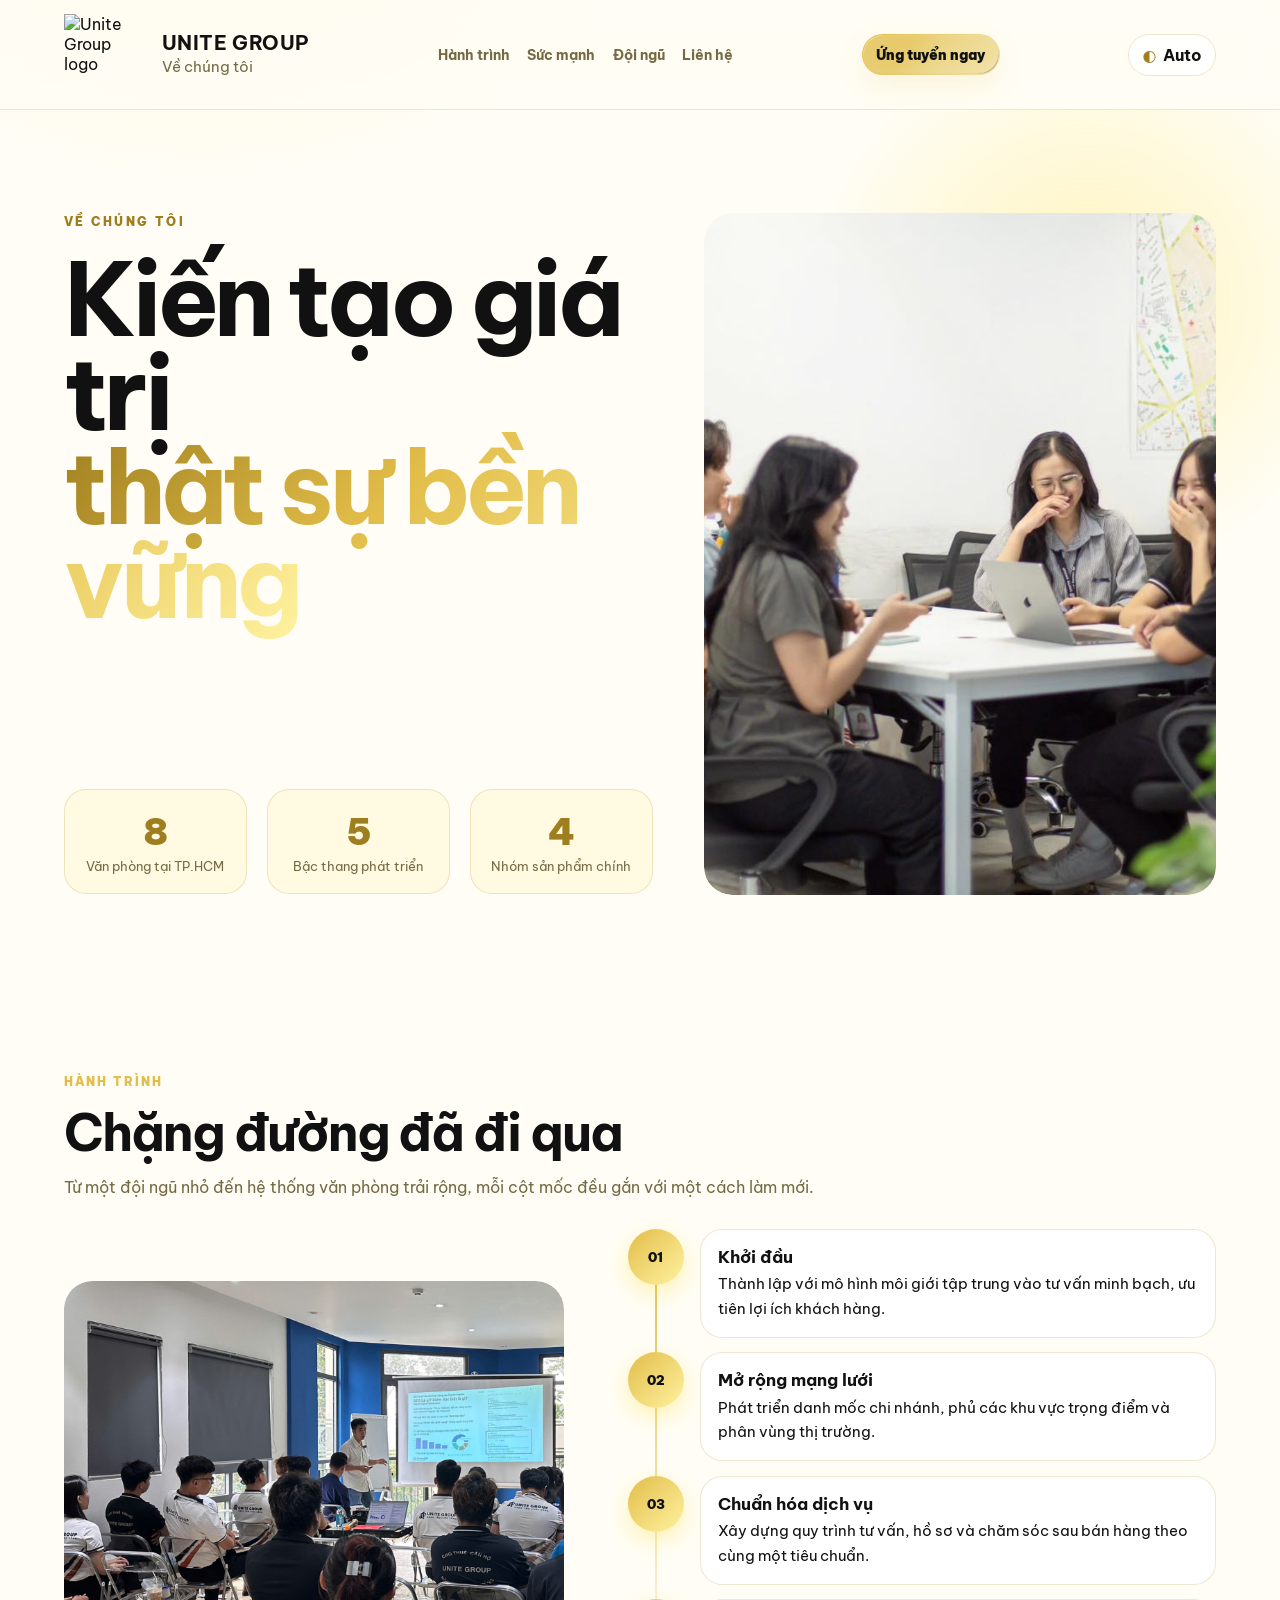
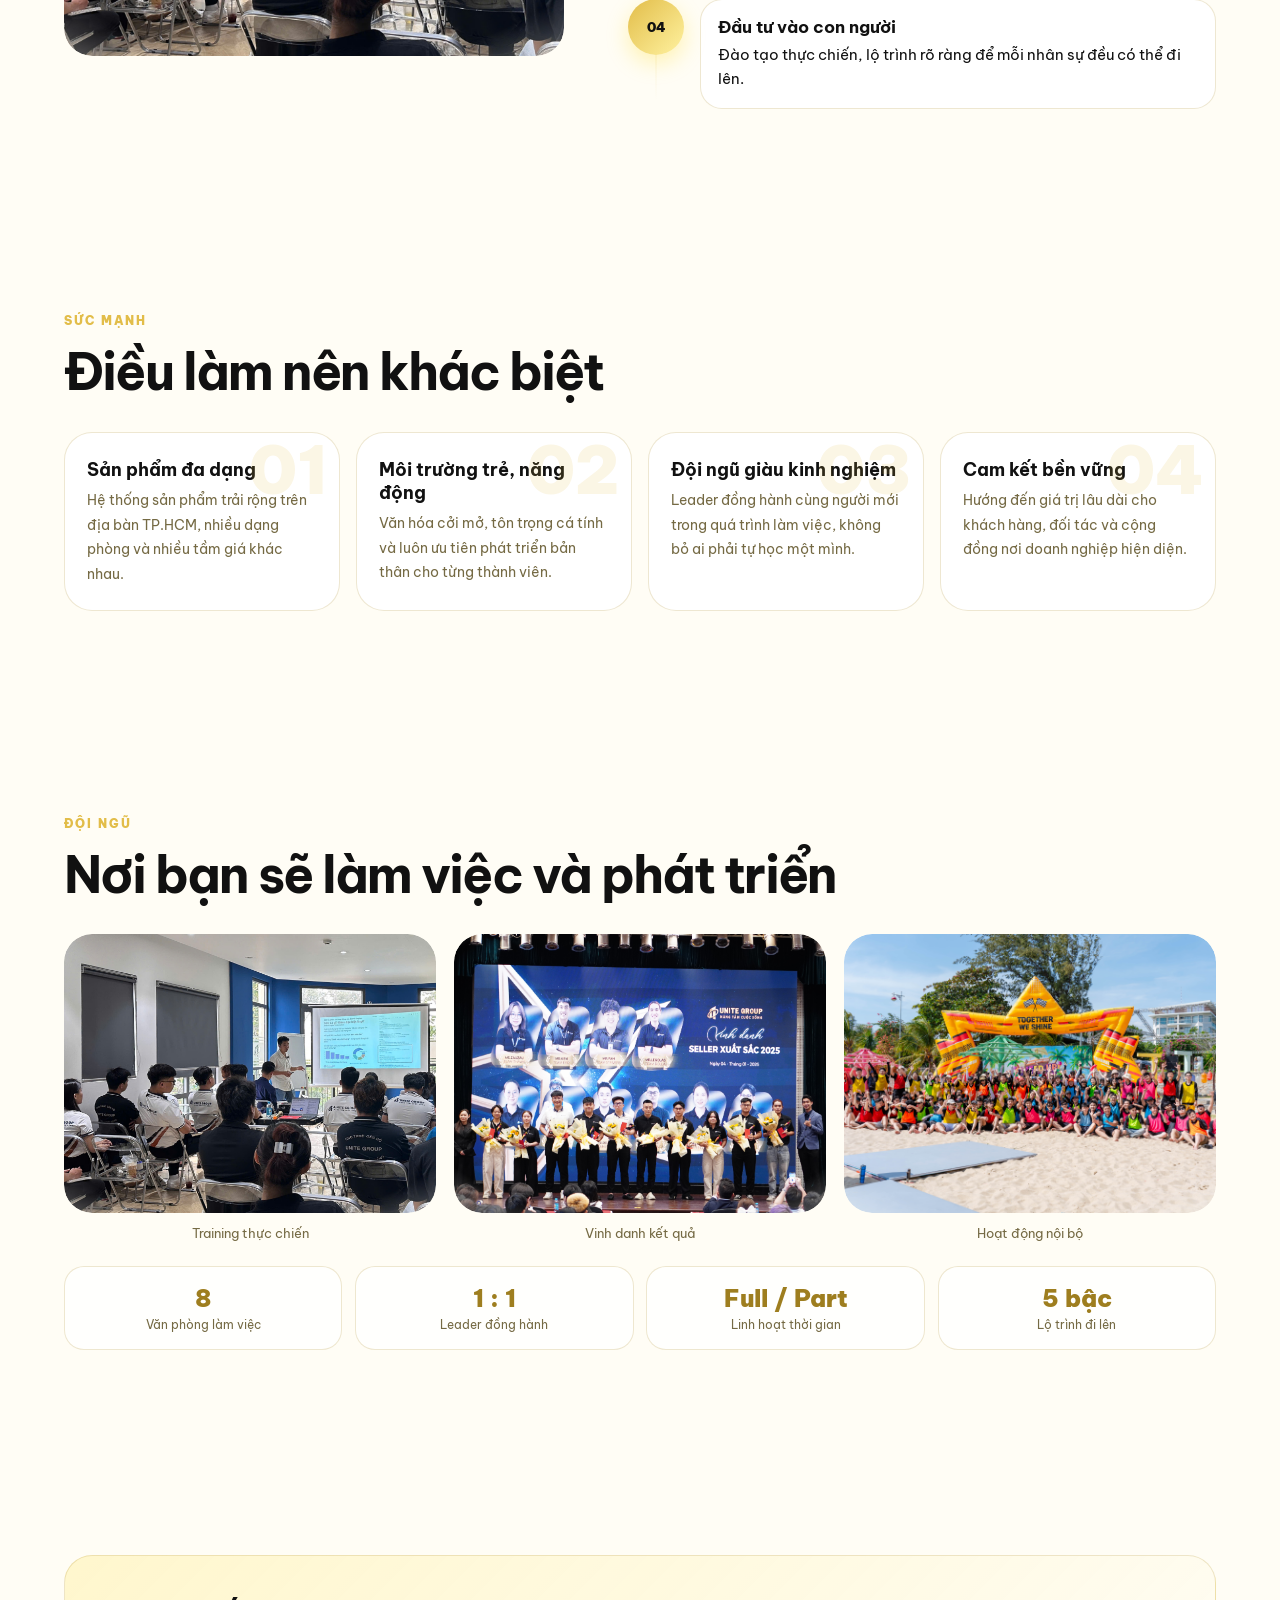
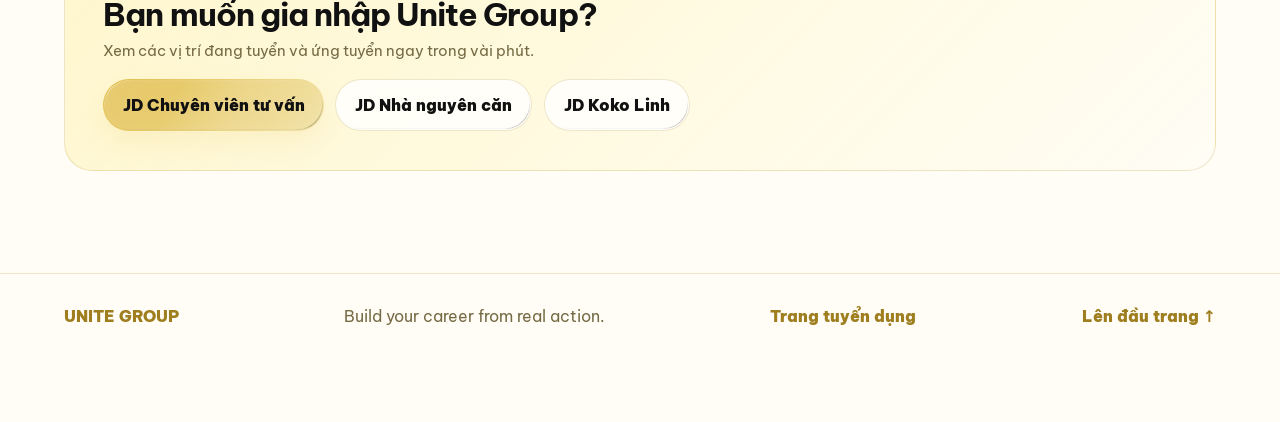
<file: gioi-thieu-doanh-nghiep.html>
<!DOCTYPE html>
<html lang="vi">
<head>
  <meta charset="UTF-8" />
  <meta name="viewport" content="width=device-width, initial-scale=1.0, viewport-fit=cover" />
  <title>Về chúng tôi | Unite Group</title>
  <meta name="description" content="Giới thiệu doanh nghiệp Unite Group - hành trình phát triển, sứ mạnh và văn hóa làm việc." />
  <link rel="stylesheet" href="css/style.css?v=14" />
  <link rel="stylesheet" href="css/about.css?v=1" />
  <script>
    // Gán theme trước khi vẽ để không bị nháy trắng khi load
    (function () {
      try {
        var m = localStorage.getItem('unite-theme') || 'Auto';
        var dark = m === 'Tối' || (m === 'Auto' && matchMedia('(prefers-color-scheme: dark)').matches);
        document.documentElement.setAttribute('data-theme', dark ? 'dark' : 'light');
      } catch (e) {}
    })();
  </script>
</head>
<body>

  <nav class="about-nav" aria-label="Điều hướng trang giới thiệu">
    <a class="brand" href="index.html" aria-label="Về trang chủ Unite Group">
      <img id="brandLogo" alt="Unite Group logo" />
      <span>
        <strong>UNITE GROUP</strong>
        <small>Về chúng tôi</small>
      </span>
    </a>

    <div class="about-nav-links">
      <a href="#han-trinh">Hành trình</a>
      <a href="#suc-manh">Sức mạnh</a>
      <a href="#doi-ngu">Đội ngũ</a>
      <a href="#lien-he">Liên hệ</a>
    </div>

    <a class="btn primary compact" href="index.html#apply">Ứng tuyển ngay</a>
  </nav>

  <main>
    <!-- ================= HERO ================= -->
    <section class="about-hero">
      <div>
        <p class="about-kicker">Về chúng tôi</p>
        <h1>
          Kiến tạo giá trị<br />
          <span>thật sự bền vững</span>
        </h1>
        <p class="hero-lead">
          Unite Group hoạt động trong lĩnh vực môi giới và phân phối bất động sản tại TP.HCM,
          đồng hành cùng khách hàng trong từng bước tìm kiếm một không gian sống phù hợp.
        </p>

        <div class="about-stats">
          <div><b>8</b><span>Văn phòng tại TP.HCM</span></div>
          <div><b>5</b><span>Bậc thang phát triển</span></div>
          <div><b>4</b><span>Nhóm sản phẩm chính</span></div>
        </div>
      </div>

      <div class="about-blend about-blend--tall">
        <img src="img/02.JPG" alt="Không gian làm việc tại Unite Group" loading="eager" />
      </div>
    </section>

    <!-- ================= HÀNH TRÌNH ================= -->
    <section class="section" id="han-trinh">
      <div class="section-title">
        <p class="eyebrow">Hành trình</p>
        <h2>Chặng đường đã đi qua</h2>
        <p>Từ một đội ngũ nhỏ đến hệ thống văn phòng trải rộng, mỗi cột mốc đều gắn với một cách làm mới.</p>
      </div>

      <div class="about-split">
        <div class="about-blend about-blend--wide">
          <img src="img/01.JPG" alt="Đào tạo tại Unite Group" loading="lazy" />
        </div>

        <ul class="about-timeline">
          <li>
            <time>01</time>
            <div>
              <h3>Khởi đầu</h3>
              <p>Thành lập với mô hình môi giới tập trung vào tư vấn minh bạch, ưu tiên lợi ích khách hàng.</p>
            </div>
          </li>
          <li>
            <time>02</time>
            <div>
              <h3>Mở rộng mạng lưới</h3>
              <p>Phát triển danh mốc chi nhánh, phủ các khu vực trọng điểm và phân vùng thị trường.</p>
            </div>
          </li>
          <li>
            <time>03</time>
            <div>
              <h3>Chuẩn hóa dịch vụ</h3>
              <p>Xây dựng quy trình tư vấn, hồ sơ và chăm sóc sau bán hàng theo cùng một tiêu chuẩn.</p>
            </div>
          </li>
          <li>
            <time>04</time>
            <div>
              <h3>Đầu tư vào con người</h3>
              <p>Đào tạo thực chiến, lộ trình rõ ràng để mỗi nhân sự đều có thể đi lên.</p>
            </div>
          </li>
        </ul>
      </div>
    </section>

    <!-- ================= SỨC MẠNH ================= -->
    <section class="section" id="suc-manh">
      <div class="section-title">
        <p class="eyebrow">Sức mạnh</p>
        <h2>Điều làm nên khác biệt</h2>
      </div>

      <div class="about-strengths">
        <article data-no="01">
          <h3>Sản phẩm đa dạng</h3>
          <p>Hệ thống sản phẩm trải rộng trên địa bàn TP.HCM, nhiều dạng phòng và nhiều tầm giá khác nhau.</p>
        </article>
        <article data-no="02">
          <h3>Môi trường trẻ, năng động</h3>
          <p>Văn hóa cởi mở, tôn trọng cá tính và luôn ưu tiên phát triển bản thân cho từng thành viên.</p>
        </article>
        <article data-no="03">
          <h3>Đội ngũ giàu kinh nghiệm</h3>
          <p>Leader đồng hành cùng người mới trong quá trình làm việc, không bỏ ai phải tự học một mình.</p>
        </article>
        <article data-no="04">
          <h3>Cam kết bền vững</h3>
          <p>Hướng đến giá trị lâu dài cho khách hàng, đối tác và cộng đồng nơi doanh nghiệp hiện diện.</p>
        </article>
      </div>
    </section>

    <!-- ================= ĐỘI NGŨ ================= -->
    <section class="section" id="doi-ngu">
      <div class="section-title">
        <p class="eyebrow">Đội ngũ</p>
        <h2>Nơi bạn sẽ làm việc và phát triển</h2>
      </div>

      <div class="about-collage">
        <figure>
          <div class="about-blend about-blend--wide">
            <img src="img/01.JPG" alt="Training thực chiến" loading="lazy" />
          </div>
          <figcaption>Training thực chiến</figcaption>
        </figure>
        <figure>
          <div class="about-blend about-blend--wide">
            <img src="img/03.JPG" alt="Vinh danh kết quả" loading="lazy" />
          </div>
          <figcaption>Vinh danh kết quả</figcaption>
        </figure>
        <figure>
          <div class="about-blend about-blend--wide">
            <img src="img/04.JPG" alt="Hoạt động nội bộ" loading="lazy" />
          </div>
          <figcaption>Hoạt động nội bộ</figcaption>
        </figure>
      </div>

      <div class="about-media-stats">
        <div><b>8</b><span>Văn phòng làm việc</span></div>
        <div><b>1 : 1</b><span>Leader đồng hành</span></div>
        <div><b>Full / Part</b><span>Linh hoạt thời gian</span></div>
        <div><b>5 bậc</b><span>Lộ trình đi lên</span></div>
      </div>
    </section>

    <!-- ================= CTA ================= -->
    <section class="section" id="lien-he">
      <div class="about-cta">
        <div>
          <h2>Bạn muốn gia nhập Unite Group?</h2>
          <p>Xem các vị trí đang tuyển và ứng tuyển ngay trong vài phút.</p>
        </div>
        <div class="about-cta-actions">
          <a class="btn primary" href="index.html">JD Chuyên viên tư vấn</a>
          <a class="btn ghost" href="nha-nguyen-can.html">JD Nhà nguyên căn</a>
          <a class="btn ghost" href="koko-linh.html">JD Koko Linh</a>
        </div>
      </div>
    </section>
  </main>

  <footer class="site-footer">
    <strong>UNITE GROUP</strong>
    <span>Build your career from real action.</span>
    <a href="index.html">Trang tuyển dụng</a>
    <a href="#top">Lên đầu trang ↑</a>
  </footer>

  <script src="data/config.js"></script>
  <script>
    /* ---------- Logo lấy từ config chung ---------- */
    (function () {
      var el = document.getElementById('brandLogo');
      if (el && window.UNITE_CONFIG && window.UNITE_CONFIG.LOGO_URL) {
        el.src = window.UNITE_CONFIG.LOGO_URL;
        el.onerror = function () { el.removeAttribute('src'); };
      }
    })();

    /* ---------- Chuyển nền sáng / tối / tự động ---------- */
    (function () {
      var KEY = 'unite-theme';
      var modes = ['Auto', 'Sáng', 'Tối'];
      var m = modes.indexOf(localStorage.getItem(KEY)) > -1 ? localStorage.getItem(KEY) : 'Auto';

      var nav = document.querySelector('.about-nav');
      if (!nav) return;

      var btn = document.createElement('button');
      btn.type = 'button';
      btn.className = 'theme-toggle';
      btn.setAttribute('aria-label', 'Đổi chế độ giao diện');

      function paint() {
        var dark = m === 'Tối' || (m === 'Auto' && matchMedia('(prefers-color-scheme: dark)').matches);
        document.documentElement.setAttribute('data-theme', dark ? 'dark' : 'light');
        btn.innerHTML = '<span>' + (m === 'Auto' ? '◐' : m === 'Sáng' ? '☀' : '☾') + '</span><b>' + m + '</b>';
      }

      btn.addEventListener('click', function () {
        m = modes[(modes.indexOf(m) + 1) % modes.length];
        localStorage.setItem(KEY, m);
        paint();
      });

      nav.appendChild(btn);
      paint();
    })();

    /* ---------- Fade-up khi cuộn tới ---------- */
    (function () {
      var reduce = matchMedia('(prefers-reduced-motion: reduce)').matches;
      var items = document.querySelectorAll('.section > *');
      if (reduce || typeof IntersectionObserver === 'undefined') return;

      var io = new IntersectionObserver(function (entries) {
        entries.forEach(function (e, i) {
          if (e.isIntersecting) {
            setTimeout(function () { e.target.classList.add('is-in'); }, i * 70);
            io.unobserve(e.target);
          }
        });
      }, { threshold: 0.08, rootMargin: '0px 0px -60px 0px' });

      items.forEach(function (el) {
        el.classList.add('about-reveal');
        io.observe(el);
      });
    })();
  </script>

</body>
</html>
</file>
<file: css/style.css>
﻿@import url('https://fonts.googleapis.com/css2?family=Be+Vietnam+Pro:wght@400;500;600;700;800;900&display=swap');
:root{--gold:#e2bd49;--gold-soft:#f2e3a8;--gold-deep:#9e7e1f;--dark:#111111;--page:#fffdf5;--surface:#ffffff;--surface-2:#fff9ec;--muted:#756a44;--line:rgba(160,125,0,.18);--card:rgba(255,255,255,.76);--shadow:0 24px 80px rgba(108,85,0,.12);--radius:28px;--text:#111111}
html[data-theme='dark']{--page:#0f1012;--surface:#17181c;--surface-2:#1f2126;--muted:#cabf8a;--line:rgba(226,189,73,.18);--card:rgba(20,20,24,.75);--shadow:0 28px 90px rgba(0,0,0,.56);--text:#fffdf5}
*{box-sizing:border-box} html{scroll-behavior:smooth} body{margin:0;font-family:'Be Vietnam Pro',system-ui,sans-serif;color:var(--text);background:radial-gradient(circle at 16% -10%, rgba(255,215,0,.18), transparent 34rem),linear-gradient(180deg,var(--page),var(--page));min-height:100vh} a{color:inherit;text-decoration:none} button,input,select{font:inherit} code{background:rgba(255,215,0,.1);border:1px solid var(--line);padding:.18rem .42rem;border-radius:.55rem}
.scroll-progress{position:fixed;left:0;top:0;height:4px;width:0%;background:linear-gradient(90deg,var(--gold),#fff5bc);z-index:1000;box-shadow:0 0 18px rgba(255,215,0,.45)}
.site-header{position:sticky;top:0;z-index:999;height:76px;display:flex;align-items:center;justify-content:space-between;padding:0 clamp(16px,4vw,72px);backdrop-filter:blur(18px);background:color-mix(in srgb,var(--page) 86%,transparent);border-bottom:1px solid var(--line)}
.brand{display:flex;align-items:center;gap:.9rem}.brand img{width:56px;height:56px;object-fit:contain;display:block}.brand strong{font-size:1.05rem;letter-spacing:.02em}.brand small{display:block;color:var(--muted);font-size:.74rem;margin-top:.08rem}.desktop-nav{display:flex;gap:1.18rem;color:var(--muted);font-size:.9rem;font-weight:700}.desktop-nav a:hover{color:var(--gold-deep)} html[data-theme='dark'] .desktop-nav a:hover{color:var(--gold)} .theme-toggle{border:1px solid var(--line);background:var(--card);color:var(--text);padding:.62rem .82rem;border-radius:999px;display:flex;gap:.4rem;align-items:center;cursor:pointer;font-weight:900}.theme-toggle span{color:var(--gold-deep)} html[data-theme='dark'] .theme-toggle span{color:var(--gold)}
.section{position:relative;padding:clamp(64px,8vw,118px) clamp(16px,5vw,86px)} .hero{min-height:calc(100vh - 76px);display:grid;grid-template-columns:minmax(0,1.25fr) minmax(320px,.55fr);gap:clamp(28px,5vw,72px);align-items:center;overflow:hidden}.hero-bg{position:absolute;inset:0;pointer-events:none;overflow:hidden}.gold-orb{position:absolute;border-radius:999px;background:radial-gradient(circle,rgba(255,215,0,.42),transparent 68%);filter:blur(12px)}.orb-one{width:440px;height:440px;right:8%;top:8%}.orb-two{width:360px;height:360px;left:4%;bottom:0}.grid-glow{position:absolute;inset:auto 0 0 0;height:42%;background-image:linear-gradient(rgba(255,215,0,.08) 1px,transparent 1px),linear-gradient(90deg,rgba(255,215,0,.08) 1px,transparent 1px);background-size:48px 48px;mask-image:linear-gradient(transparent,black)}.hero-content,.hero-card{position:relative;z-index:1}
.eyebrow{margin:0 0 1rem;color:var(--gold-deep);text-transform:uppercase;letter-spacing:.16em;font-size:.78rem;font-weight:900} html[data-theme='dark'] .eyebrow{color:var(--gold)} h1,h2,h3,p{margin-top:0}.hero-lead,.section-title p:not(.eyebrow),.value-card p,.days-grid p,.gallery p,.hero-card ul,.timeline p,details p,.map-panel p,.form-note,.income-result small,.selected-branch small,.branch-card p{color:var(--muted)} h1{font-size:clamp(3.2rem,8vw,7.6rem);line-height:.92;letter-spacing:-.07em;margin-bottom:1.5rem;max-width:980px}h1 span{color:transparent;background:linear-gradient(135deg,var(--gold-deep),var(--gold) 46%,#fff2a0);-webkit-background-clip:text;background-clip:text} html[data-theme='dark'] h1 span{background:linear-gradient(135deg,var(--gold),#fff6b0 48%,var(--gold));-webkit-background-clip:text;background-clip:text}.hero-lead{max-width:720px;font-size:clamp(1rem,2vw,1.22rem);line-height:1.8}.hero-badges{display:flex;flex-wrap:wrap;gap:.75rem;margin:2rem 0}.hero-badges span{border:1px solid var(--line);background:rgba(255,215,0,.1);padding:.7rem 1rem;border-radius:999px;font-size:.9rem;font-weight:800}.hero-actions{display:flex;flex-wrap:wrap;gap:.9rem}
.btn{border:0;border-radius:999px;padding:.95rem 1.2rem;font-weight:900;cursor:pointer;display:inline-flex;align-items:center;justify-content:center;transition:transform .18s ease, box-shadow .18s ease}.btn:hover{transform:translateY(-2px)}.btn.primary{background:linear-gradient(135deg,var(--gold),#fff3a8);color:#111;box-shadow:0 16px 44px rgba(255,215,0,.22)}.btn.ghost{border:1px solid var(--line);background:color-mix(in srgb,var(--surface) 78%, transparent);color:var(--text)}.btn.soft{background:rgba(255,215,0,.1);border:1px solid var(--line);color:var(--text)}.btn.compact{padding:.72rem .92rem;font-size:.86rem}.btn.full{width:100%;margin-top:1rem}
.glass{background:var(--card);border:1px solid var(--line);box-shadow:var(--shadow);backdrop-filter:blur(18px)}.hero-card{border-radius:var(--radius);padding:1.35rem}.status-pill{width:max-content;background:rgba(255,215,0,.14);border:1px solid var(--line);color:var(--gold-deep);border-radius:999px;padding:.48rem .8rem;font-size:.78rem;font-weight:900;margin-bottom:1rem} html[data-theme='dark'] .status-pill{color:var(--gold)}.hero-card h2{font-size:1.5rem}.mini-stats{display:grid;grid-template-columns:repeat(3,1fr);gap:.7rem;margin-top:1rem}.mini-stats div{background:rgba(255,215,0,.08);border:1px solid var(--line);border-radius:18px;padding:.9rem .65rem;text-align:center}.mini-stats b{font-size:1.5rem;color:var(--gold-deep);display:block} html[data-theme='dark'] .mini-stats b{color:var(--gold)}.mini-stats span{font-size:.72rem;color:var(--muted)}
.section-title{max-width:920px;margin-bottom:2rem}.section-title.narrow{max-width:720px;text-align:center;margin-left:auto;margin-right:auto}.section-title h2{font-size:clamp(2rem,4vw,4rem);line-height:1.08;letter-spacing:-.04em;margin-bottom:1rem}.value-grid,.days-grid,.gallery{display:grid;grid-template-columns:repeat(3,minmax(0,1fr));gap:1rem}.value-card,.days-grid article,.gallery article{background:var(--surface);border:1px solid var(--line);border-radius:var(--radius);padding:1.3rem;box-shadow:0 14px 46px rgba(0,0,0,.05)}.value-card span,.days-grid span{color:var(--gold-deep);font-weight:900;font-size:1.7rem} html[data-theme='dark'] .value-card span,html[data-theme='dark'] .days-grid span{color:var(--gold)}
.quiz-card{border-radius:var(--radius);padding:1.1rem;max-width:980px;margin:0 auto}.quiz-options{display:grid;grid-template-columns:repeat(5,minmax(0,1fr));gap:.7rem}.quiz-options button{min-height:124px;border:1px solid var(--line);background:rgba(255,215,0,.08);color:var(--text);border-radius:22px;padding:1rem;cursor:pointer;text-align:left;font-weight:800}.quiz-options button.active{background:linear-gradient(135deg,rgba(255,215,0,.92),rgba(255,246,176,.9));color:#111;box-shadow:0 14px 34px rgba(255,215,0,.18)}.quiz-result{margin-top:.9rem;display:flex;flex-direction:column;gap:.3rem;padding:1rem;border:1px dashed var(--line);border-radius:22px;color:var(--muted)}.quiz-result b{color:var(--text)}
.timeline{position:relative;max-width:980px;margin:0 auto}.timeline:before{content:'';position:absolute;left:80px;top:0;bottom:0;width:2px;background:linear-gradient(var(--gold),transparent)}.timeline article{display:grid;grid-template-columns:130px minmax(0,1fr);gap:1.2rem;margin-bottom:1rem}.timeline time{position:relative;z-index:1;width:112px;height:54px;border-radius:999px;background:linear-gradient(135deg,var(--gold),#fff2a0);color:#111;display:grid;place-items:center;font-weight:900}.timeline article div{background:var(--surface);border:1px solid var(--line);border-radius:24px;padding:1.2rem}.calculator{border-radius:var(--radius);padding:1.3rem;max-width:900px;margin:0 auto}.range-group{margin-bottom:1.2rem}.range-group label{display:block;font-weight:900;margin-bottom:.7rem}.range-group b,.income-result strong{color:var(--gold-deep)} html[data-theme='dark'] .range-group b,html[data-theme='dark'] .income-result strong{color:var(--gold)} input[type='range']{width:100%;accent-color:var(--gold)}.income-result{display:grid;gap:.45rem;text-align:center;border:1px solid var(--line);border-radius:24px;padding:1.3rem;background:rgba(255,215,0,.08)}.income-result strong{font-size:clamp(2rem,5vw,4rem);letter-spacing:-.04em}.career-ladder{margin-top:1rem;border-radius:var(--radius);padding:1.2rem}.ladder{display:grid;grid-template-columns:repeat(5,minmax(0,1fr));gap:.7rem}.ladder span{border:1px solid var(--line);border-radius:18px;min-height:92px;display:grid;place-items:center;text-align:center;padding:.8rem;background:rgba(255,215,0,.08);font-weight:900}
.gallery{grid-template-columns:repeat(4,minmax(0,1fr))}.gallery article{overflow:hidden;padding:0}.gallery-photo{height:220px;background:linear-gradient(135deg,rgba(255,215,0,.18),rgba(255,255,255,.08)),linear-gradient(135deg,#1d1d1f,#92790b);background-size:cover;background-position:center;position:relative}.gallery-photo:after{content:'UNITE';position:absolute;right:14px;bottom:12px;color:rgba(255,255,255,.34);letter-spacing:.2em;font-weight:900}.gallery-body{padding:1.1rem}
.map-shell{border-radius:calc(var(--radius) + 8px);padding:14px;display:grid;grid-template-columns:360px minmax(0,1fr);gap:14px;min-height:680px}.map-panel{background:color-mix(in srgb,var(--surface) 88%,transparent);border:1px solid var(--line);border-radius:28px;padding:1rem;display:flex;flex-direction:column;min-height:650px}.tiny-label{display:inline-flex;color:var(--gold-deep);text-transform:uppercase;letter-spacing:.14em;font-weight:900;font-size:.72rem;margin-bottom:.5rem} html[data-theme='dark'] .tiny-label{color:var(--gold)} .map-panel h3{font-size:1.55rem;margin-bottom:.45rem}.map-actions{display:flex;gap:.55rem;margin:.2rem 0 1rem}.branch-list{display:grid;gap:.65rem;overflow:auto;padding-right:3px;max-height:448px}.branch-card{border:1px solid var(--line);border-radius:20px;padding:.9rem;background:color-mix(in srgb,var(--surface-2) 64%,transparent);cursor:pointer;transition:transform .18s ease,border-color .18s ease,background .18s ease}.branch-card:hover,.branch-card.active{transform:translateY(-1px);border-color:rgba(255,215,0,.55);background:rgba(255,215,0,.12)}.branch-card h4{margin:.05rem 0 .32rem;font-size:.98rem}.branch-card .coord{font-size:.78rem;color:var(--gold-deep);font-weight:900;margin-bottom:.48rem;display:block} html[data-theme='dark'] .branch-card .coord{color:var(--gold)} .branch-links{display:flex;gap:.4rem;flex-wrap:wrap;margin-top:.65rem}.branch-links a{border-radius:999px;padding:.42rem .62rem;font-weight:900;font-size:.74rem;color:#111;background:linear-gradient(135deg,var(--gold),#fff2a0)}.branch-links a.secondary{background:transparent;color:var(--text);border:1px solid var(--line)}
.map-main{position:relative;min-height:650px;border-radius:28px;overflow:hidden;background:var(--surface)}.leaflet-map{width:100%;height:100%;min-height:650px;background:#f6f6f3}.selected-branch{position:absolute;left:18px;right:18px;bottom:18px;z-index:550;border:1px solid var(--line);background:color-mix(in srgb,var(--surface) 88%,transparent);backdrop-filter:blur(18px);border-radius:24px;padding:1rem 1.1rem;box-shadow:0 18px 54px rgba(0,0,0,.12)}.selected-branch span{display:block;color:var(--gold-deep);font-weight:900;text-transform:uppercase;letter-spacing:.12em;font-size:.68rem;margin-bottom:.25rem} html[data-theme='dark'] .selected-branch span{color:var(--gold)}.selected-branch strong{display:block;font-size:1.1rem}.selected-branch small{display:block;line-height:1.45;margin-top:.25rem}
.marker-wrap{display:flex;align-items:center;justify-content:center}.marker-wrap img{display:block;object-fit:contain;filter:drop-shadow(0 10px 18px rgba(0,0,0,.18))}.marker-wrap.default img{width:30px;height:30px}.marker-wrap.hq img{width:40px;height:40px;filter:drop-shadow(0 12px 22px rgba(255,215,0,.35)) drop-shadow(0 10px 18px rgba(0,0,0,.18))}.user-marker{width:18px;height:18px;border-radius:50%;background:#2f80ed;border:3px solid #fff;box-shadow:0 0 0 8px rgba(47,128,237,.18)}
.leaflet-control-zoom{border:none!important;box-shadow:0 12px 24px rgba(0,0,0,.10)}.leaflet-control-zoom a{background:rgba(255,255,255,.9)!important;color:#111!important;border-bottom:1px solid rgba(0,0,0,.06)!important}.leaflet-popup-content-wrapper,.leaflet-popup-tip{background:var(--surface);color:var(--text);border:1px solid var(--line);box-shadow:var(--shadow)}.leaflet-popup-content{font-family:'Be Vietnam Pro',system-ui,sans-serif;min-width:220px}.popup-title{font-weight:900;margin-bottom:.35rem;color:var(--gold-deep)} html[data-theme='dark'] .popup-title{color:var(--gold)} .popup-note{color:var(--muted);line-height:1.5;margin:.2rem 0 .7rem}.popup-actions{display:flex;gap:.45rem;flex-wrap:wrap}.popup-actions a{border-radius:999px;padding:.5rem .7rem;font-weight:900;font-size:.78rem;display:inline-flex;color:#111;background:linear-gradient(135deg,var(--gold),#fff2a0)}.popup-actions a.secondary{background:transparent;color:var(--text);border:1px solid var(--line)}
.faq-list{max-width:900px;margin:0 auto;display:grid;gap:.75rem}details{background:var(--surface);border:1px solid var(--line);border-radius:22px;padding:1rem 1.1rem}summary{cursor:pointer;font-weight:900}.apply-card{border-radius:calc(var(--radius) + 8px);padding:clamp(1.2rem,4vw,2rem);display:grid;grid-template-columns:.75fr 1.25fr;gap:2rem;align-items:start}.form-grid{display:grid;grid-template-columns:repeat(2,minmax(0,1fr));gap:.8rem}label{font-weight:900;color:var(--text)}input,select{width:100%;margin-top:.45rem;background:color-mix(in srgb,var(--surface) 84%,transparent);border:1px solid var(--line);color:var(--text);border-radius:16px;padding:.9rem .95rem;outline:none}input:focus,select:focus{box-shadow:0 0 0 3px rgba(255,215,0,.16)}
.site-footer{padding:32px clamp(16px,5vw,86px) 96px;border-top:1px solid var(--line);display:flex;gap:1rem;justify-content:space-between;align-items:center;color:var(--muted)}.site-footer strong,.site-footer a{color:var(--gold-deep);font-weight:900} html[data-theme='dark'] .site-footer strong,html[data-theme='dark'] .site-footer a{color:var(--gold)} .mobile-cta{display:none;position:fixed;left:0;right:0;bottom:0;z-index:998;padding:.75rem max(14px,env(safe-area-inset-left)) max(.75rem,env(safe-area-inset-bottom));background:linear-gradient(transparent,color-mix(in srgb,var(--page) 94%,transparent) 28%)}.mobile-cta .btn{width:100%}#posterCanvas{display:none}
@media (max-width:1180px){.hero{grid-template-columns:1fr}.map-shell{grid-template-columns:1fr}.map-panel{min-height:auto}.branch-list{grid-template-columns:repeat(2,minmax(0,1fr));max-height:none;overflow:visible}.map-main,.leaflet-map{min-height:560px}}
@media (max-width:1080px){.quiz-options{grid-template-columns:repeat(2,1fr)}.gallery{grid-template-columns:repeat(2,1fr)}.ladder{grid-template-columns:repeat(2,1fr)}}
@media (max-width:760px){.desktop-nav{display:none}.site-header{height:68px;padding:0 14px}.brand small{display:none}.brand img{width:50px;height:50px}.theme-toggle b{display:none}.section{padding:58px 16px}h1{font-size:3.15rem}.hero{min-height:auto;padding-top:56px}.hero-actions .btn,.map-actions .btn{width:100%}.value-grid,.days-grid,.gallery{grid-template-columns:1fr}.quiz-options{grid-template-columns:1fr}.timeline:before{left:33px}.timeline article{grid-template-columns:72px 1fr;gap:.7rem}.timeline time{width:66px;height:48px;font-size:.82rem}.mini-stats{grid-template-columns:1fr}.ladder{grid-template-columns:1fr}.form-grid,.apply-card{grid-template-columns:1fr}.map-shell{padding:10px;min-height:auto}.map-actions{flex-direction:column}.branch-list{grid-template-columns:1fr;max-height:340px;overflow:auto}.map-main,.leaflet-map{min-height:430px}.selected-branch{left:10px;right:10px;bottom:10px;padding:.85rem;border-radius:20px}.site-footer{flex-direction:column;align-items:flex-start}.mobile-cta{display:block}}


/* V3 Sheet VN V2 - Bigger logo + premium loading/success toast */
.brand{
  gap:1rem !important;
}

.brand img{
  width:82px !important;
  height:82px !important;
  object-fit:contain !important;
}

.brand strong{
  font-size:1.22rem !important;
  line-height:1.05 !important;
}

.brand small{
  font-size:.92rem !important;
  margin-top:.14rem !important;
}

.site-header{
  height:92px !important;
}

.submit-toast{
  position:fixed;
  inset:0;
  z-index:3000;
  display:grid;
  place-items:center;
  padding:24px;
  background:rgba(0,0,0,.48);
  backdrop-filter:blur(10px);
  opacity:0;
  pointer-events:none;
  transition:opacity .22s ease;
}

.submit-toast.show{
  opacity:1;
  pointer-events:auto;
}

.toast-card{
  width:min(460px, 92vw);
  min-height:116px;
  display:flex;
  align-items:center;
  gap:18px;
  border-radius:28px;
  padding:22px 24px;
  background:linear-gradient(135deg,rgba(15,15,15,.96),rgba(35,32,18,.96));
  border:1px solid rgba(255,215,0,.28);
  box-shadow:0 28px 90px rgba(0,0,0,.45), 0 0 0 1px rgba(255,255,255,.06) inset;
  color:#fffdf5;
  transform:translateY(12px) scale(.98);
  transition:transform .28s ease;
}

.submit-toast.show .toast-card{
  transform:translateY(0) scale(1);
}

.toast-card strong{
  display:block;
  font-size:1.06rem;
  margin-bottom:.25rem;
  color:#FFD700;
}

.toast-card p{
  margin:0;
  color:#d8c98c;
  line-height:1.45;
}

.toast-loader{
  width:52px;
  height:52px;
  flex:0 0 52px;
  border-radius:50%;
  border:4px solid rgba(255,215,0,.18);
  border-top-color:#FFD700;
  animation:toastSpin .78s linear infinite;
  box-shadow:0 0 28px rgba(255,215,0,.18);
}

.toast-success{
  width:58px;
  height:58px;
  flex:0 0 58px;
  display:none;
}

.toast-success svg{
  width:58px;
  height:58px;
  overflow:visible;
}

.toast-success circle{
  fill:rgba(255,215,0,.14);
  stroke:#FFD700;
  stroke-width:3;
  stroke-dasharray:151;
  stroke-dashoffset:151;
}

.toast-success path{
  fill:none;
  stroke:#FFD700;
  stroke-width:5;
  stroke-linecap:round;
  stroke-linejoin:round;
  stroke-dasharray:44;
  stroke-dashoffset:44;
}

.submit-toast.success .toast-loader{
  display:none;
}

.submit-toast.success .toast-success{
  display:block;
}

.submit-toast.success .toast-success circle{
  animation:drawCircle .48s ease forwards;
}

.submit-toast.success .toast-success path{
  animation:drawCheck .42s .18s ease forwards;
}

@keyframes toastSpin{
  to{ transform:rotate(360deg); }
}

@keyframes drawCircle{
  to{ stroke-dashoffset:0; }
}

@keyframes drawCheck{
  to{ stroke-dashoffset:0; }
}

@media (max-width:760px){
  .site-header{
    height:78px !important;
  }

  .brand img{
    width:64px !important;
    height:64px !important;
  }

  .brand strong{
    font-size:1.04rem !important;
  }

  .brand small{
    font-size:.82rem !important;
  }

  .toast-card{
    padding:18px;
    border-radius:24px;
  }
}


/* V3 Sheet VN V3 - Giant blurred background watermark */
body{
  overflow-x:hidden;
}

.global-watermark{
  position:fixed;
  inset:0;
  z-index:0;
  pointer-events:none;
  overflow:hidden;
  display:flex;
  align-items:center;
  justify-content:flex-end;
  padding-right:max(2vw, 12px);
  padding-top:4vh;
}

.global-watermark img{
  width:min(92vw, 1180px);
  max-width:none;
  height:auto;
  object-fit:contain;
  opacity:.075;
  filter:blur(7px) drop-shadow(0 24px 70px rgba(255,215,0,.18));
  transform:translate(12%, 2%) rotate(-12deg) scale(1.05);
  user-select:none;
}

html[data-theme='light'] .global-watermark img{
  opacity:.06;
  filter:blur(8px) drop-shadow(0 28px 84px rgba(255,215,0,.10));
}

html[data-theme='dark'] .global-watermark img{
  opacity:.09;
  filter:blur(7px) drop-shadow(0 28px 84px rgba(255,215,0,.20));
}

.site-header,
main,
.submit-toast{
  position:relative;
  z-index:1;
}

@media (max-width:760px){
  .global-watermark{
    justify-content:center;
    padding-right:0;
  }

  .global-watermark img{
    width:145vw;
    transform:translate(18%, 18%) rotate(-14deg) scale(1.08);
    opacity:.08;
  }

  html[data-theme='light'] .global-watermark img{
    opacity:.055;
  }
}


/* V4 - Upright watermark + clean branch address + mobile optimization */
.global-watermark{
  align-items:center !important;
  justify-content:flex-end !important;
  padding-right:0 !important;
  padding-top:0 !important;
}

.global-watermark img{
  width:min(86vw, 1050px) !important;
  opacity:.075 !important;
  filter:blur(7px) drop-shadow(0 24px 70px rgba(255,215,0,.18)) !important;
  transform:translate(18%, 2%) rotate(0deg) scale(1.05) !important;
}

html[data-theme='light'] .global-watermark img{
  opacity:.052 !important;
}

html[data-theme='dark'] .global-watermark img{
  opacity:.085 !important;
}

.popup-note b,
.branch-card .coord:empty{
  display:none !important;
}

.popup-note{
  font-size:.92rem;
}

.branch-card p{
  word-break:break-word;
}

@media (max-width:760px){
  body{
    overflow-x:hidden;
  }

  .section{
    padding-left:18px !important;
    padding-right:18px !important;
  }

  h1{
    font-size:clamp(2.55rem, 13vw, 3.25rem) !important;
    line-height:.98 !important;
    letter-spacing:-.055em !important;
  }

  .section-title h2{
    font-size:clamp(2rem, 11vw, 2.65rem) !important;
    line-height:1.08 !important;
  }

  .hero-lead,
  .section-title p:not(.eyebrow){
    font-size:.96rem !important;
  }

  .quiz-card{
    padding:.9rem !important;
    border-radius:22px !important;
  }

  .quiz-options{
    grid-template-columns:1fr !important;
  }

  .quiz-options button{
    min-height:auto !important;
    padding:1rem !important;
    border-radius:18px !important;
  }

  .map-shell{
    padding:10px !important;
    border-radius:24px !important;
  }

  .map-panel{
    border-radius:22px !important;
  }

  .map-main,
  .leaflet-map{
    min-height:500px !important;
  }

  .selected-branch{
    left:10px !important;
    right:10px !important;
    bottom:10px !important;
    border-radius:18px !important;
    padding:.82rem .9rem !important;
  }

  .selected-branch strong{
    font-size:.98rem !important;
  }

  .selected-branch small{
    font-size:.78rem !important;
  }

  .leaflet-popup-content{
    min-width:190px !important;
    max-width:240px !important;
  }

  .popup-actions a{
    padding:.45rem .58rem !important;
    font-size:.72rem !important;
  }

  .global-watermark{
    justify-content:center !important;
  }

  .global-watermark img{
    width:128vw !important;
    transform:translate(24%, 10%) rotate(0deg) scale(1.08) !important;
    opacity:.065 !important;
  }
}

@media (max-width:430px){
  .brand img{
    width:58px !important;
    height:58px !important;
  }

  .brand strong{
    font-size:.98rem !important;
  }

  .brand small{
    font-size:.78rem !important;
  }

  .hero-badges span{
    width:100%;
    justify-content:center;
    text-align:center;
  }

  .form-grid{
    grid-template-columns:1fr !important;
  }

  .income-result strong{
    font-size:2rem !important;
  }
}


/* Candidate V5 - CV upload field */
.file-label{
  position:relative;
}

.file-label input[type="file"]{
  cursor:pointer;
  padding:.78rem .95rem;
}

.file-hint{
  display:block;
  margin-top:.38rem;
  color:var(--muted);
  font-size:.78rem;
  line-height:1.4;
  font-weight:600;
}

@media (max-width:760px){
  .file-hint{
    font-size:.74rem;
  }
}


/* Candidate V6 - Fullscreen dark loading + success animation */
.submit-toast{
  position:fixed !important;
  inset:0 !important;
  z-index:99999 !important;
  display:grid !important;
  place-items:center !important;
  padding:24px !important;
  background:rgba(0,0,0,.76) !important;
  backdrop-filter:blur(14px) saturate(.9) !important;
  -webkit-backdrop-filter:blur(14px) saturate(.9) !important;
  opacity:0 !important;
  visibility:hidden !important;
  pointer-events:none !important;
  transition:opacity .22s ease, visibility .22s ease !important;
}

.submit-toast.show{
  opacity:1 !important;
  visibility:visible !important;
  pointer-events:auto !important;
}

.toast-card{
  width:min(480px, 92vw) !important;
  min-height:132px !important;
  display:flex !important;
  align-items:center !important;
  gap:18px !important;
  border-radius:30px !important;
  padding:24px 26px !important;
  background:
    radial-gradient(circle at top left, rgba(255,215,0,.18), transparent 42%),
    linear-gradient(135deg, rgba(12,12,14,.98), rgba(34,31,17,.98)) !important;
  border:1px solid rgba(255,215,0,.36) !important;
  box-shadow:
    0 30px 100px rgba(0,0,0,.62),
    0 0 0 1px rgba(255,255,255,.06) inset,
    0 0 60px rgba(255,215,0,.10) !important;
  color:#FFFDF5 !important;
  transform:translateY(18px) scale(.96) !important;
  transition:transform .28s ease !important;
}

.submit-toast.show .toast-card{
  transform:translateY(0) scale(1) !important;
}

.toast-copy strong{
  display:block !important;
  color:#FFD700 !important;
  font-size:1.14rem !important;
  line-height:1.25 !important;
  margin-bottom:.32rem !important;
}

.toast-copy p{
  margin:0 !important;
  color:#E2D59A !important;
  line-height:1.55 !important;
  font-size:.95rem !important;
}

.toast-loader{
  width:58px !important;
  height:58px !important;
  flex:0 0 58px !important;
  border-radius:50% !important;
  border:5px solid rgba(255,215,0,.18) !important;
  border-top-color:#FFD700 !important;
  animation:uniteToastSpin .78s linear infinite !important;
  box-shadow:0 0 34px rgba(255,215,0,.18) !important;
}

.toast-success{
  width:62px !important;
  height:62px !important;
  flex:0 0 62px !important;
  display:none !important;
}

.toast-success svg{
  width:62px !important;
  height:62px !important;
  overflow:visible !important;
}

.toast-success circle{
  fill:rgba(255,215,0,.13) !important;
  stroke:#FFD700 !important;
  stroke-width:3 !important;
  stroke-dasharray:151 !important;
  stroke-dashoffset:151 !important;
}

.toast-success path{
  fill:none !important;
  stroke:#FFD700 !important;
  stroke-width:5 !important;
  stroke-linecap:round !important;
  stroke-linejoin:round !important;
  stroke-dasharray:44 !important;
  stroke-dashoffset:44 !important;
}

.submit-toast.success .toast-loader{
  display:none !important;
}

.submit-toast.success .toast-success{
  display:block !important;
}

.submit-toast.success .toast-success circle{
  animation:uniteDrawCircle .48s ease forwards !important;
}

.submit-toast.success .toast-success path{
  animation:uniteDrawCheck .42s .18s ease forwards !important;
}

@keyframes uniteToastSpin{
  to{ transform:rotate(360deg); }
}

@keyframes uniteDrawCircle{
  to{ stroke-dashoffset:0; }
}

@keyframes uniteDrawCheck{
  to{ stroke-dashoffset:0; }
}

@media (max-width:760px){
  .submit-toast{
    padding:18px !important;
  }

  .toast-card{
    width:100% !important;
    max-width:390px !important;
    min-height:118px !important;
    padding:20px 18px !important;
    border-radius:24px !important;
    gap:14px !important;
  }

  .toast-loader{
    width:50px !important;
    height:50px !important;
    flex-basis:50px !important;
    border-width:4px !important;
  }

  .toast-success,
  .toast-success svg{
    width:54px !important;
    height:54px !important;
    flex-basis:54px !important;
  }

  .toast-copy strong{
    font-size:1rem !important;
  }

  .toast-copy p{
    font-size:.86rem !important;
  }
}


/* Candidate V7 - Reliable success icon + faster send mode */
.toast-success{
  width:62px !important;
  height:62px !important;
  flex:0 0 62px !important;
  display:none !important;
}

.success-badge{
  width:62px;
  height:62px;
  border-radius:999px;
  display:grid;
  place-items:center;
  background:radial-gradient(circle at 35% 28%, #fff6b0, #FFD700 58%, #b89400);
  border:3px solid rgba(255,255,255,.92);
  box-shadow:
    0 0 0 8px rgba(255,215,0,.16),
    0 16px 32px rgba(0,0,0,.28),
    0 0 40px rgba(255,215,0,.24);
  transform:scale(.72);
  opacity:0;
}

.success-badge span{
  color:#111;
  font-size:2rem;
  font-weight:900;
  line-height:1;
  transform:translateY(-1px) scale(.7);
  opacity:0;
}

.submit-toast.success .toast-loader{
  display:none !important;
}

.submit-toast.success .toast-success{
  display:block !important;
}

.submit-toast.success .success-badge{
  animation:successPop .34s cubic-bezier(.22,1.25,.36,1) forwards;
}

.submit-toast.success .success-badge span{
  animation:checkPop .22s .16s ease forwards;
}

.toast-success svg{
  display:none !important;
}

@keyframes successPop{
  0%{ transform:scale(.62); opacity:0; }
  70%{ transform:scale(1.08); opacity:1; }
  100%{ transform:scale(1); opacity:1; }
}

@keyframes checkPop{
  to{ transform:translateY(-1px) scale(1); opacity:1; }
}

@media (max-width:760px){
  .toast-success,
  .success-badge{
    width:54px !important;
    height:54px !important;
    flex-basis:54px !important;
  }

  .success-badge span{
    font-size:1.7rem;
  }
}


/* Candidate V11 - Content fit from JD document */
.value-grid-four{
  grid-template-columns:repeat(4,minmax(0,1fr)) !important;
}

.career-ladder-content{
  max-width:980px;
  margin:0 auto;
}

.career-ladder-content .ladder{
  grid-template-columns:repeat(4,minmax(0,1fr)) !important;
}

.hero-card h2{
  line-height:1.22;
}

@media (max-width:1180px){
  .value-grid-four{
    grid-template-columns:repeat(2,minmax(0,1fr)) !important;
  }
}

@media (max-width:760px){
  .value-grid-four{
    grid-template-columns:1fr !important;
  }

  .career-ladder-content .ladder{
    grid-template-columns:1fr !important;
  }

  .hero-card h2{
    font-size:1.25rem !important;
  }
}


/* Candidate V12 - Smart word grouping + persistent desktop menu/CTA */
.keep{
  white-space:nowrap;
}

.hero-title{
  display:grid;
  gap:.08em;
  max-width:min(1180px, 96vw);
  font-size:clamp(3.2rem, 7.35vw, 7.6rem) !important;
  line-height:.94 !important;
  letter-spacing:-.072em !important;
  text-wrap:balance;
}

.hero-title .title-line{
  display:block;
}

.hero-title .gold-title{
  color:transparent;
  background:linear-gradient(135deg,var(--gold-deep),var(--gold) 46%,#fff2a0);
  -webkit-background-clip:text;
  background-clip:text;
}

html[data-theme="dark"] .hero-title .gold-title{
  background:linear-gradient(135deg,var(--gold),#fff6b0 48%,var(--gold));
  -webkit-background-clip:text;
  background-clip:text;
}

.section-title h2,
.value-card h3,
.timeline h3,
.career-ladder h3,
.faq-list summary,
.apply-card h2{
  text-wrap:balance;
}

.header-apply-cta{
  display:inline-flex;
  align-items:center;
  justify-content:center;
  height:42px;
  padding:0 1rem;
  border-radius:999px;
  background:linear-gradient(135deg,var(--gold),#fff2a0);
  color:#111;
  font-weight:900;
  box-shadow:0 14px 34px rgba(255,215,0,.18);
  white-space:nowrap;
}

.desktop-floating-menu{
  position:fixed;
  left:50%;
  bottom:22px;
  z-index:1200;
  transform:translateX(-50%);
  display:flex;
  align-items:center;
  gap:.45rem;
  padding:.48rem;
  border-radius:999px;
  background:color-mix(in srgb,var(--surface) 76%, transparent);
  border:1px solid var(--line);
  box-shadow:0 22px 70px rgba(0,0,0,.18), 0 0 0 1px rgba(255,255,255,.04) inset;
  backdrop-filter:blur(18px);
  -webkit-backdrop-filter:blur(18px);
}

.desktop-floating-menu a{
  display:inline-flex;
  align-items:center;
  justify-content:center;
  min-height:38px;
  padding:0 .88rem;
  border-radius:999px;
  color:var(--muted);
  font-size:.82rem;
  font-weight:900;
  white-space:nowrap;
  transition:transform .16s ease, background .16s ease, color .16s ease;
}

.desktop-floating-menu a:hover{
  transform:translateY(-1px);
  background:rgba(255,215,0,.10);
  color:var(--text);
}

.desktop-floating-menu .dock-apply{
  background:linear-gradient(135deg,var(--gold),#fff2a0);
  color:#111;
  padding:0 1.05rem;
  box-shadow:0 12px 30px rgba(255,215,0,.18);
}

@media (max-width:1180px){
  .hero-title{
    font-size:clamp(3rem, 8.6vw, 6.4rem) !important;
    max-width:100%;
  }

  .header-apply-cta{
    display:none;
  }
}

@media (max-width:760px){
  .desktop-floating-menu{
    display:none;
  }

  .hero-title{
    display:block;
    font-size:clamp(2.72rem, 13vw, 3.72rem) !important;
    line-height:1.02 !important;
    letter-spacing:-.055em !important;
  }

  .hero-title .title-line{
    display:block;
  }

  .hero-title .keep{
    white-space:normal;
  }

  .hero-title .gold-title .keep:last-child{
    white-space:nowrap;
  }
}


/* Candidate V13 - Clean header + dock appears after scroll */
.site-header{
  display:grid !important;
  grid-template-columns:auto 1fr auto auto !important;
  align-items:center !important;
  gap:1rem !important;
}

.site-header .brand{
  justify-self:start !important;
}

.site-header .desktop-nav{
  justify-self:center !important;
  gap:1.25rem !important;
}

/* TrÃ¡nh menu trÃªn bá»‹ lá»‡ch/rá»‘i khi Ä‘Ã£ cÃ³ menu ná»•i sau scroll */
@media (min-width:1181px){
  .site-header .desktop-nav{
    display:none !important;
  }

  .site-header{
    grid-template-columns:auto 1fr auto auto !important;
  }

  .header-apply-cta{
    justify-self:end !important;
  }
}

.desktop-floating-menu{
  opacity:0 !important;
  visibility:hidden !important;
  pointer-events:none !important;
  transform:translate(-50%, 22px) scale(.96) !important;
  transition:
    opacity .26s ease,
    visibility .26s ease,
    transform .34s cubic-bezier(.22,1,.36,1) !important;
}

.desktop-floating-menu.show{
  opacity:1 !important;
  visibility:visible !important;
  pointer-events:auto !important;
  transform:translate(-50%, 0) scale(1) !important;
}

.desktop-floating-menu::before{
  content:"";
  position:absolute;
  inset:-10px;
  border-radius:999px;
  background:radial-gradient(circle at center, rgba(255,215,0,.16), transparent 70%);
  z-index:-1;
  opacity:.9;
}

@media (max-width:1180px){
  .site-header{
    display:flex !important;
  }
}

@media (max-width:760px){
  .site-header{
    display:flex !important;
  }

  .desktop-floating-menu{
    display:none !important;
  }
}


/* Candidate V14 - Restore top menu + reliable scroll dock */
@media (min-width:1181px){
  .site-header{
    display:flex !important;
    align-items:center !important;
    justify-content:space-between !important;
    gap:1.2rem !important;
    padding-left:clamp(16px, 3.2vw, 64px) !important;
    padding-right:clamp(16px, 3.2vw, 64px) !important;
  }

  .site-header .brand{
    flex:0 0 auto !important;
    min-width:290px !important;
    justify-self:auto !important;
  }

  .site-header .desktop-nav{
    display:flex !important;
    position:absolute !important;
    left:50% !important;
    top:50% !important;
    transform:translate(-50%, -50%) !important;
    align-items:center !important;
    justify-content:center !important;
    gap:1.35rem !important;
    margin:0 !important;
    padding:0 !important;
    white-space:nowrap !important;
  }

  .site-header .desktop-nav a{
    font-size:.9rem !important;
    font-weight:900 !important;
    color:var(--muted) !important;
  }

  .site-header .desktop-nav a:hover{
    color:var(--gold) !important;
  }

  .header-apply-cta{
    display:inline-flex !important;
    margin-left:auto !important;
    margin-right:.75rem !important;
    flex:0 0 auto !important;
  }

  .theme-toggle{
    flex:0 0 auto !important;
  }
}

/* Menu ná»•i: ban Ä‘áº§u áº©n, lÆ°á»›t xuá»‘ng má»›i bay lÃªn */
.desktop-floating-menu{
  display:flex !important;
  opacity:0 !important;
  visibility:hidden !important;
  pointer-events:none !important;
  transform:translate(-50%, 26px) scale(.96) !important;
  transition:
    opacity .24s ease,
    visibility .24s ease,
    transform .34s cubic-bezier(.22,1,.36,1) !important;
}

.desktop-floating-menu.show{
  opacity:1 !important;
  visibility:visible !important;
  pointer-events:auto !important;
  transform:translate(-50%, 0) scale(1) !important;
}

@media (max-width:1180px){
  .site-header .desktop-nav,
  .desktop-floating-menu,
  .header-apply-cta{
    display:none !important;
  }
}

@media (max-width:760px){
  .desktop-floating-menu{
    display:none !important;
  }
}


/* Candidate V15 - feedback applied */
.hero-card .mini-stats{
  display:grid;
  grid-template-columns:repeat(3,minmax(0,1fr));
  gap:.8rem;
}

.hero-card .mini-stats div{
  min-height:108px;
  display:flex;
  flex-direction:column;
  align-items:center;
  justify-content:center;
  text-align:center;
  padding:.9rem .8rem;
}

.hero-card .mini-stats div b{
  font-size:1.9rem;
  line-height:1;
  white-space:nowrap;
}

.hero-card .mini-stats div span{
  margin-top:.38rem;
  line-height:1.35;
}

.intro .eyebrow{
  letter-spacing:.18em;
}

.hero-title{
  max-width:min(1080px, 94vw);
}

.hero-title .title-line{
  line-height:.93;
}

.hero-title .keep{
  white-space:nowrap;
}

html[data-theme='dark'] .hero-title{
  text-shadow:0 0 24px rgba(226,189,73,.06);
}

.value-card span,
.status-pill,
.tiny-label,
.eyebrow{
  color:var(--gold) !important;
}

.btn.primary,
.header-apply-cta,
.desktop-floating-menu .dock-apply{
  background:linear-gradient(135deg,var(--gold),var(--gold-soft)) !important;
  box-shadow:0 12px 28px rgba(226,189,73,.14) !important;
}

html[data-theme='dark'] .btn.primary,
html[data-theme='dark'] .header-apply-cta,
html[data-theme='dark'] .desktop-floating-menu .dock-apply{
  box-shadow:0 12px 28px rgba(226,189,73,.12) !important;
}

@media (max-width:760px){
  .hero-card .mini-stats{
    grid-template-columns:repeat(3,minmax(0,1fr));
    gap:.55rem;
  }

  .hero-card .mini-stats div{
    min-height:88px;
    padding:.72rem .42rem;
  }

  .hero-card .mini-stats div b{
    font-size:1.3rem;
  }

  .hero-card .mini-stats div span{
    font-size:.73rem;
  }
}


/* Candidate V16 - 3 role boxes + ascending growth path */
.role-picks{
  margin-bottom:1rem;
}

.role-picks .tiny-label{
  margin-bottom:.72rem;
  display:block;
}

.role-picks-grid{
  display:grid;
  grid-template-columns:repeat(3,minmax(0,1fr));
  gap:.72rem;
}

.role-pill{
  min-height:58px;
  border-radius:18px;
  border:1px solid var(--line);
  background:linear-gradient(180deg,color-mix(in srgb,var(--surface) 82%, transparent), color-mix(in srgb,var(--surface-2) 88%, transparent));
  color:var(--text);
  font-weight:900;
  padding:.8rem .75rem;
  text-align:center;
  cursor:default;
  box-shadow:0 10px 26px rgba(0,0,0,.06);
}

.role-pill.active{
  border-color:color-mix(in srgb,var(--gold) 48%, var(--line));
  background:linear-gradient(135deg,color-mix(in srgb,var(--gold) 22%, var(--surface-2)), color-mix(in srgb,var(--gold-soft) 34%, var(--surface)));
  color:#111;
}

html[data-theme='dark'] .role-pill{
  background:linear-gradient(180deg, rgba(255,255,255,.02), rgba(255,255,255,.05));
  box-shadow:none;
}

html[data-theme='dark'] .role-pill.active{
  color:#fff8de;
  background:linear-gradient(135deg, rgba(226,189,73,.22), rgba(242,227,168,.10));
}

.career-journey{
  max-width:1100px;
  margin:0 auto;
  padding:1.35rem;
}

.journey-head{
  margin-bottom:1rem;
}

.journey-head h3{
  margin:0 0 .35rem;
  font-size:1.6rem;
}

.journey-head span{
  color:var(--muted);
  font-weight:700;
}

.journey-track{
  display:grid;
  grid-template-columns:1fr auto 1fr auto 1fr auto 1fr;
  align-items:end;
  gap:1rem;
  padding-top:.6rem;
}

.journey-track.has-5-steps{
  grid-template-columns:1fr auto 1fr auto 1fr auto 1fr auto 1fr;
}

.journey-step{
  position:relative;
  border:1px solid var(--line);
  border-radius:24px;
  padding:1rem 1rem 1.1rem;
  background:linear-gradient(180deg,color-mix(in srgb,var(--surface) 84%, transparent), color-mix(in srgb,var(--surface-2) 92%, transparent));
  min-height:120px;
  display:flex;
  flex-direction:column;
  justify-content:center;
  box-shadow:0 12px 34px rgba(0,0,0,.05);
}

.journey-step em{
  font-style:normal;
  display:inline-flex;
  align-items:center;
  justify-content:center;
  width:42px;
  height:42px;
  border-radius:999px;
  background:linear-gradient(135deg,var(--gold),var(--gold-soft));
  color:#111;
  font-weight:900;
  margin-bottom:.7rem;
}

.journey-step strong{
  font-size:1.08rem;
  line-height:1.28;
  text-wrap:balance;
}

.level-1{ transform:translateY(56px); }
.level-2{ transform:translateY(28px); }
.level-3{ transform:translateY(0px); }
.level-4{ transform:translateY(-28px); }
.level-5{ transform:translateY(-56px); }

.journey-arrow{
  font-size:2rem;
  font-weight:900;
  color:var(--gold);
  align-self:center;
  transform:translateY(-10px);
  text-shadow:0 0 24px rgba(226,189,73,.16);
}

html[data-theme='dark'] .journey-step{
  background:linear-gradient(180deg, rgba(255,255,255,.025), rgba(255,255,255,.045));
  box-shadow:none;
}

@media (max-width:980px){
  .role-picks-grid{
    grid-template-columns:1fr;
  }

  .journey-track, .journey-track.has-5-steps {
    grid-template-columns:1fr;
    gap:.85rem;
  }

  .journey-arrow{
    transform:none;
    justify-self:center;
  }

  .level-1,.level-2,.level-3,.level-4,.level-5{
    transform:none;
  }

  .journey-arrow{
    content:"â†“";
  }
}

@media (max-width:760px){
  .career-journey{
    padding:1rem;
  }

  .journey-step{
    min-height:unset;
    padding:.95rem .9rem 1rem;
  }

  .journey-head h3{
    font-size:1.35rem;
  }
}


/* Candidate V18 - Hero title color match from reference screenshots
   Dark mode: first line white, second line gold / soft gold.
   Light mode: first line black, second line deep gold / bright soft gold.
   Also disables the old h1 span gradient to avoid strange color blocks at the end of letters. */
:root{
  --hero-title-main:#111111;
  --hero-title-gold:#c9a400;
  --hero-title-soft:#ffe16a;
}

html[data-theme='dark']{
  --hero-title-main:#fffdf5;
  --hero-title-gold:#ffe033;
  --hero-title-soft:#fff0a6;
}

.hero-title-color-match,
.hero-title{
  display:flex !important;
  flex-direction:column !important;
  gap:.02em !important;
  max-width:min(1080px, 94vw) !important;
  line-height:1 !important;
}

/* Reset old global h1 span gradient */
.hero-title-color-match span,
.hero-title span{
  background:none !important;
  -webkit-background-clip:border-box !important;
  background-clip:border-box !important;
  -webkit-text-fill-color:currentColor !important;
  text-shadow:none !important;
}

.hero-title-color-match .title-line{
  display:block !important;
  white-space:nowrap !important;
  letter-spacing:-.072em !important;
}

.hero-title-color-match .title-main{
  color:var(--hero-title-main) !important;
}

.hero-title-color-match .title-gold{
  color:var(--hero-title-gold) !important;
}

.hero-title-color-match .title-soft{
  color:var(--hero-title-soft) !important;
}

/* Tu chon co chu khi CMS gan noi dung dai: xuong dong thay vi cat chu */
.hero-title,
.hero-title .title-line{
  max-width:100% !important;
  overflow:visible !important;
}
.hero-title .title-line{
  line-height:1;
}

/* cho du mot chut cho phan chu cham xuong duoi, tranh chu bi cat duoi dong */
.hero-title .title-line{
  padding-bottom:.08em;
  margin-bottom:-.08em;
}
.title-line.fit-wrapped,
[data-fit-text].fit-wrapped{
  white-space:normal !important;
  line-height:1.06 !important;
  letter-spacing:-.045em !important;
  overflow-wrap:anywhere !important;
  word-break:break-word !important;
  text-wrap:balance;
}

html[data-theme='dark'] .hero-title-color-match .title-gold{
  text-shadow:0 0 26px rgba(255,224,51,.08);
}

html[data-theme='dark'] .hero-title-color-match .title-soft{
  text-shadow:0 0 30px rgba(255,240,166,.10);
}

html[data-theme='light'] .hero-title-color-match .title-gold{
  text-shadow:0 10px 34px rgba(201,164,0,.08);
}

@media (max-width:760px){
  .hero-title-color-match{
    font-size:clamp(2.65rem, 11.8vw, 4.2rem) !important;
    line-height:.98 !important;
  }

  .hero-title-color-match .title-line{
    white-space:normal !important;
  }
}


/* Candidate V19 - Fix overflow in growth path */
.career-journey{
  overflow:visible !important;
  padding:1.5rem 1.4rem 1.8rem !important;
}

.journey-track{
  padding-top:1rem !important;
  padding-bottom:3.5rem !important; /* chá»«a chá»— cho block level-1 tá»¥t xuá»‘ng */
  padding-inline:.6rem !important;
  align-items:start !important;
}

.journey-step{
  min-height:148px !important;
}

.level-1{ transform:translateY(36px) !important; }
.level-2{ transform:translateY(12px) !important; }
.level-3{ transform:translateY(-12px) !important; }
.level-4{ transform:translateY(-36px) !important; }
.level-5{ transform:translateY(-60px) !important; }

@media (max-width:1200px){
  .career-journey{
    padding:1.25rem 1.1rem 1.5rem !important;
  }

  .journey-track{
    gap:.8rem !important;
    padding-inline:.2rem !important;
    padding-bottom:3rem !important;
  }

  .journey-step{
    min-height:136px !important;
  }
}

@media (max-width:980px){
  .journey-track{
    padding-top:.3rem !important;
    padding-bottom:0 !important;
    padding-inline:0 !important;
  }

  .journey-step{
    min-height:unset !important;
  }

  .level-1,.level-2,.level-3,.level-4,.level-5{
    transform:none !important;
  }
}


/* Candidate V20 - Fix mobile vertical journey arrows */
@media (max-width:980px){
  .journey-arrow{
    font-size:0 !important;
    line-height:1 !important;
    width:100%;
    display:flex !important;
    align-items:center;
    justify-content:center;
    color:transparent !important;
    text-shadow:none !important;
  }

  .journey-arrow::before{
    content:"â†“";
    font-size:2rem;
    line-height:1;
    font-weight:900;
    color:var(--gold);
    display:block;
    text-shadow:0 0 18px rgba(226,189,73,.14);
  }
}


/* Candidate V21 - Page intro + scroll reveal + liquid glass feel */
.page-intro{
  position:fixed;
  inset:0;
  z-index:999999;
  display:grid;
  place-items:center;
  background:
    radial-gradient(circle at 48% 42%, rgba(226,189,73,.18), transparent 34%),
    color-mix(in srgb, var(--page) 94%, #000);
  pointer-events:none;
  opacity:1;
  transition:opacity .55s ease, visibility .55s ease;
}

.page-intro.hide{
  opacity:0;
  visibility:hidden;
}

.intro-mark{
  display:grid;
  place-items:center;
  gap:.35rem;
  transform:translateY(10px) scale(.96);
  opacity:0;
  animation:introMarkIn .68s cubic-bezier(.22,1,.36,1) forwards;
}

.intro-mark span{
  width:64px;
  height:64px;
  border-radius:999px;
  background:linear-gradient(135deg,var(--gold),var(--gold-soft));
  box-shadow:
    0 0 0 10px rgba(226,189,73,.12),
    0 24px 80px rgba(226,189,73,.18);
  position:relative;
  overflow:hidden;
}

.intro-mark span::after{
  content:"";
  position:absolute;
  inset:-35%;
  background:linear-gradient(120deg,transparent 30%,rgba(255,255,255,.68),transparent 62%);
  transform:translateX(-80%) rotate(18deg);
  animation:introShine 1.1s .22s ease forwards;
}

.intro-mark strong{
  margin-top:.65rem;
  color:var(--text);
  font-size:.9rem;
  letter-spacing:.18em;
}

.intro-mark small{
  color:var(--muted);
  font-weight:800;
}

body.is-loading .site-header,
body.is-loading main{
  opacity:0;
  transform:translateY(16px);
}

body.motion-ready .site-header,
body.motion-ready main{
  opacity:1;
  transform:translateY(0);
  transition:opacity .55s ease, transform .62s cubic-bezier(.22,1,.36,1);
}

.hero .eyebrow,
.hero-title .title-line,
.hero-lead,
.hero-badges span,
.hero-actions .btn,
.hero-card{
  opacity:0;
  transform:translateY(24px);
}

body.motion-ready .hero .eyebrow{
  animation:revealUp .62s .10s cubic-bezier(.22,1,.36,1) forwards;
}

body.motion-ready .hero-title .title-line:nth-child(1){
  animation:revealTitle .72s .18s cubic-bezier(.18,1,.3,1) forwards;
}

body.motion-ready .hero-title .title-line:nth-child(2){
  animation:revealTitle .72s .28s cubic-bezier(.18,1,.3,1) forwards;
}

body.motion-ready .hero-title .title-line:nth-child(3){
  animation:revealTitle .72s .36s cubic-bezier(.18,1,.3,1) forwards;
}

body.motion-ready .hero-lead{
  animation:revealUp .62s .46s cubic-bezier(.22,1,.36,1) forwards;
}

body.motion-ready .hero-badges span{
  animation:revealUp .5s cubic-bezier(.22,1,.36,1) forwards;
}

body.motion-ready .hero-badges span:nth-child(1){ animation-delay:.55s; }
body.motion-ready .hero-badges span:nth-child(2){ animation-delay:.62s; }
body.motion-ready .hero-badges span:nth-child(3){ animation-delay:.69s; }
body.motion-ready .hero-badges span:nth-child(4){ animation-delay:.76s; }

body.motion-ready .hero-actions .btn:nth-child(1){
  animation:revealUp .55s .84s cubic-bezier(.22,1,.36,1) forwards;
}

body.motion-ready .hero-actions .btn:nth-child(2){
  animation:revealUp .55s .92s cubic-bezier(.22,1,.36,1) forwards;
}

body.motion-ready .hero-card{
  animation:revealCard .72s .42s cubic-bezier(.18,1,.3,1) forwards;
}

.reveal-item{
  opacity:0;
  transform:translateY(34px) scale(.985);
  transition:
    opacity .68s ease,
    transform .78s cubic-bezier(.22,1,.36,1),
    filter .78s ease;
  filter:blur(5px);
  will-change:transform, opacity, filter;
}

.reveal-item.in-view{
  opacity:1;
  transform:translateY(0) scale(1);
  filter:blur(0);
}

.reveal-stagger > *{
  opacity:0;
  transform:translateY(26px);
  transition:
    opacity .58s ease,
    transform .68s cubic-bezier(.22,1,.36,1);
}

.reveal-stagger.in-view > *{
  opacity:1;
  transform:translateY(0);
}

.reveal-stagger.in-view > *:nth-child(1){ transition-delay:.04s; }
.reveal-stagger.in-view > *:nth-child(2){ transition-delay:.10s; }
.reveal-stagger.in-view > *:nth-child(3){ transition-delay:.16s; }
.reveal-stagger.in-view > *:nth-child(4){ transition-delay:.22s; }
.reveal-stagger.in-view > *:nth-child(5){ transition-delay:.28s; }
.reveal-stagger.in-view > *:nth-child(6){ transition-delay:.34s; }

.value-card,
.timeline article,
.gallery-card,
.branch-card,
.faq-list details,
.journey-step,
.role-pill,
.quiz-options button,
.income-card,
.apply-card{
  will-change:transform, opacity;
}

/* Liquid glass inspired button layer, CSS-only for static HTML */
.btn,
.header-apply-cta,
.desktop-floating-menu a,
.branch-links a,
.popup-actions a,
button[type="submit"]{
  position:relative;
  isolation:isolate;
  overflow:hidden;
}

.btn::before,
.header-apply-cta::before,
.desktop-floating-menu .dock-apply::before,
button[type="submit"]::before{
  content:"";
  position:absolute;
  inset:1px;
  z-index:-1;
  border-radius:inherit;
  background:
    linear-gradient(120deg,rgba(255,255,255,.30),transparent 32%,rgba(255,255,255,.12) 58%,transparent),
    rgba(255,255,255,.05);
  opacity:.62;
  filter:blur(.1px);
  box-shadow:
    inset 2px 2px 1px -2px rgba(255,255,255,.88),
    inset -2px -2px 1px -2px rgba(0,0,0,.50),
    inset 0 0 8px rgba(255,255,255,.14);
  pointer-events:none;
}

.btn::after,
.header-apply-cta::after,
.desktop-floating-menu .dock-apply::after,
button[type="submit"]::after{
  content:"";
  position:absolute;
  top:-65%;
  left:-40%;
  width:46%;
  height:220%;
  z-index:0;
  background:linear-gradient(90deg,transparent,rgba(255,255,255,.38),transparent);
  transform:rotate(18deg) translateX(-150%);
  opacity:0;
  pointer-events:none;
}

.btn:hover::after,
.header-apply-cta:hover::after,
.desktop-floating-menu .dock-apply:hover::after,
button[type="submit"]:hover::after{
  opacity:1;
  animation:liquidSweep .82s ease forwards;
}

.btn:hover,
.header-apply-cta:hover,
.desktop-floating-menu a:hover,
.branch-links a:hover,
.popup-actions a:hover,
button[type="submit"]:hover{
  transform:translateY(-1px) scale(1.015);
}

.btn:active,
.header-apply-cta:active,
.desktop-floating-menu a:active,
.branch-links a:active,
.popup-actions a:active,
button[type="submit"]:active{
  transform:translateY(1px) scale(.985);
}

@keyframes introMarkIn{
  to{ opacity:1; transform:translateY(0) scale(1); }
}

@keyframes introShine{
  to{ transform:translateX(120%) rotate(18deg); }
}

@keyframes revealUp{
  to{ opacity:1; transform:translateY(0); }
}

@keyframes revealTitle{
  0%{ opacity:0; transform:translateY(34px) scale(.98); filter:blur(8px); }
  100%{ opacity:1; transform:translateY(0) scale(1); filter:blur(0); }
}

@keyframes revealCard{
  0%{ opacity:0; transform:translateY(34px) scale(.97); filter:blur(8px); }
  100%{ opacity:1; transform:translateY(0) scale(1); filter:blur(0); }
}

@keyframes liquidSweep{
  to{ transform:rotate(18deg) translateX(360%); }
}

@media (prefers-reduced-motion: reduce){
  .page-intro{ display:none !important; }

  body.is-loading .site-header,
  body.is-loading main,
  body.motion-ready .site-header,
  body.motion-ready main,
  .hero .eyebrow,
  .hero-title .title-line,
  .hero-lead,
  .hero-badges span,
  .hero-actions .btn,
  .hero-card,
  .reveal-item,
  .reveal-stagger > *{
    opacity:1 !important;
    transform:none !important;
    filter:none !important;
    animation:none !important;
    transition:none !important;
  }
}

@media (max-width:760px){
  .reveal-item{
    transform:translateY(24px) scale(.99);
    filter:blur(3px);
  }

  .page-intro{
    background:
      radial-gradient(circle at 50% 44%, rgba(226,189,73,.20), transparent 38%),
      color-mix(in srgb, var(--page) 95%, #000);
  }

  .intro-mark span{
    width:54px;
    height:54px;
  }
}


/* Candidate V22 - Gold Shader Animation background */
.hero{
  position:relative !important;
  overflow:hidden !important;
}

.gold-shader-layer{
  position:absolute;
  inset:-12%;
  z-index:0;
  pointer-events:none;
  opacity:.50;
  mix-blend-mode:screen;
  filter:blur(.2px) saturate(1.08);
  transform:translateZ(0);
}

.gold-shader-layer canvas{
  width:100% !important;
  height:100% !important;
  display:block;
}

.hero::before{
  z-index:0;
}

.hero > *:not(.gold-shader-layer){
  position:relative;
  z-index:1;
}

html[data-theme='light'] .gold-shader-layer{
  opacity:.34;
  mix-blend-mode:multiply;
  filter:blur(.35px) saturate(.95);
}

html[data-theme='dark'] .gold-shader-layer{
  opacity:.56;
  mix-blend-mode:screen;
}

@media (max-width:760px){
  .gold-shader-layer{
    inset:-18%;
    opacity:.36;
  }

  html[data-theme='dark'] .gold-shader-layer{
    opacity:.42;
  }

  html[data-theme='light'] .gold-shader-layer{
    opacity:.26;
  }
}

@media (prefers-reduced-motion: reduce){
  .gold-shader-layer{
    display:none !important;
  }
}


/* Candidate V23 - Shader layout fix
   Shader is moved into .hero-bg and cannot affect grid layout anymore. */
.hero{
  position:relative !important;
}

.hero-bg{
  position:absolute !important;
  inset:0 !important;
  z-index:0 !important;
  pointer-events:none !important;
  overflow:hidden !important;
}

.hero-content,
.hero-card{
  position:relative !important;
  z-index:2 !important;
}

.gold-shader-layer{
  position:absolute !important;
  inset:-10% !important;
  z-index:0 !important;
  pointer-events:none !important;
  width:auto !important;
  height:auto !important;
  min-width:0 !important;
  min-height:0 !important;
  margin:0 !important;
  padding:0 !important;
  contain:layout paint size !important;
}

.gold-shader-layer canvas{
  position:absolute !important;
  inset:0 !important;
  width:100% !important;
  height:100% !important;
  display:block !important;
}

/* CÃ¡c ná»n cÅ© náº±m trÃªn shader má»™t lá»›p nháº¹ Ä‘á»ƒ giá»¯ bá»‘ cá»¥c/Ä‘á»™ sÃ¢u nhÆ° trÆ°á»›c */
.gold-orb,
.grid-glow{
  z-index:1 !important;
}

/* Há»§y tÃ¡c Ä‘á»™ng selector cÅ© náº¿u cÃ²n trong CSS */
.hero > *:not(.gold-shader-layer){
  position:relative;
}

@media (max-width:760px){
  .gold-shader-layer{
    inset:-14% !important;
  }
}


/* Candidate V25 - Auto-fit mini stats text in hero card */
.hero-card{
  min-width:0 !important;
}

.hero-card .mini-stats{
  display:grid !important;
  grid-template-columns:repeat(3, minmax(0, 1fr)) !important;
  gap:clamp(.45rem, 1vw, .75rem) !important;
  width:100% !important;
  min-width:0 !important;
}

.hero-card .mini-stats div{
  min-width:0 !important;
  width:100% !important;
  overflow:hidden !important;
  box-sizing:border-box !important;
  padding:clamp(.62rem, 1.1vw, .9rem) clamp(.38rem, .9vw, .75rem) !important;
  min-height:clamp(82px, 7.3vw, 108px) !important;
}

.hero-card .mini-stats div b{
  display:block !important;
  max-width:100% !important;
  overflow-wrap:normal !important;
  word-break:keep-all !important;
  text-wrap:balance !important;
  white-space:normal !important;
  text-align:center !important;
  line-height:.96 !important;
  letter-spacing:-.045em !important;
  font-size:clamp(1.05rem, 2.15vw, 1.82rem) !important;
}

.hero-card .mini-stats div span{
  display:block !important;
  max-width:100% !important;
  margin-top:.36rem !important;
  text-align:center !important;
  line-height:1.18 !important;
  overflow-wrap:break-word !important;
  word-break:normal !important;
  text-wrap:balance !important;
  font-size:clamp(.62rem, .86vw, .78rem) !important;
}

/* RiÃªng chá»¯ "Thu nháº­p" dá»… trÃ n á»Ÿ má»™t sá»‘ font/mÃ¡y, giáº£m nháº¹ vÃ  cho wrap sáº¡ch */
.hero-card .mini-stats div:nth-child(3) b{
  font-size:clamp(.98rem, 1.82vw, 1.55rem) !important;
  letter-spacing:-.055em !important;
}

/* MÃ n hÃ¬nh desktop vá»«a: giá»¯ 3 Ã´ nhÆ°ng chá»¯ tá»± nhá» láº¡i */
@media (min-width:981px) and (max-width:1320px){
  .hero-card .mini-stats{
    gap:.5rem !important;
  }

  .hero-card .mini-stats div{
    min-height:88px !important;
    padding:.65rem .45rem !important;
  }

  .hero-card .mini-stats div b{
    font-size:clamp(1rem, 1.72vw, 1.42rem) !important;
  }

  .hero-card .mini-stats div:nth-child(3) b{
    font-size:clamp(.92rem, 1.52vw, 1.28rem) !important;
  }

  .hero-card .mini-stats div span{
    font-size:clamp(.58rem, .74vw, .7rem) !important;
  }
}

/* Náº¿u khung bÃªn pháº£i quÃ¡ háº¹p, tá»± Ä‘á»•i thÃ nh 1 cá»™t Ä‘á»ƒ khÃ´ng bao giá» vá»¡ layout */
@media (min-width:761px) and (max-width:980px){
  .hero-card .mini-stats{
    grid-template-columns:1fr !important;
  }

  .hero-card .mini-stats div{
    min-height:72px !important;
  }

  .hero-card .mini-stats div b{
    font-size:1.35rem !important;
  }
}

@media (max-width:760px){
  .hero-card .mini-stats{
    grid-template-columns:repeat(3, minmax(0, 1fr)) !important;
    gap:.45rem !important;
  }

  .hero-card .mini-stats div{
    min-height:76px !important;
    padding:.62rem .32rem !important;
    border-radius:16px !important;
  }

  .hero-card .mini-stats div b{
    font-size:clamp(.9rem, 5vw, 1.22rem) !important;
    letter-spacing:-.05em !important;
  }

  .hero-card .mini-stats div:nth-child(3) b{
    font-size:clamp(.82rem, 4.2vw, 1.06rem) !important;
  }

  .hero-card .mini-stats div span{
    font-size:clamp(.56rem, 2.8vw, .68rem) !important;
    line-height:1.12 !important;
  }
}

/* Äiá»‡n thoáº¡i ráº¥t nhá»: Ä‘á»•i 3 Ã´ thÃ nh 1 cá»™t Ä‘á»ƒ khÃ´ng trÃ n */
@media (max-width:380px){
  .hero-card .mini-stats{
    grid-template-columns:1fr !important;
  }

  .hero-card .mini-stats div{
    min-height:64px !important;
  }
}


/* Candidate V26 - Cleaner hero recruitment card */
.hero-card{
  padding:clamp(1.05rem, 2vw, 1.55rem) !important;
}

.hero-card .status-pill{
  margin-bottom:.8rem !important;
}

.role-picks{
  margin-bottom:.95rem !important;
}

.role-picks .tiny-label{
  margin-bottom:.58rem !important;
  font-size:.76rem !important;
  letter-spacing:.13em !important;
}

.role-picks-grid{
  grid-template-columns:repeat(3,minmax(0,1fr)) !important;
  gap:.62rem !important;
}

.role-pill{
  min-height:52px !important;
  border-radius:16px !important;
  padding:.65rem .55rem !important;
  font-size:clamp(.76rem, .95vw, .92rem) !important;
  line-height:1.16 !important;
}

.hero-info-grid{
  display:grid;
  grid-template-columns:repeat(2,minmax(0,1fr));
  gap:.62rem;
  margin:.95rem 0 1rem;
}

.hero-info-item{
  min-width:0;
  border:1px solid color-mix(in srgb,var(--line) 78%, transparent);
  border-radius:18px;
  padding:.78rem .78rem;
  background:
    linear-gradient(180deg,color-mix(in srgb,var(--surface) 72%, transparent),color-mix(in srgb,var(--surface-2) 82%, transparent));
  box-shadow:0 12px 28px rgba(0,0,0,.045);
}

.hero-info-item span{
  display:block;
  color:var(--muted);
  font-size:.72rem;
  line-height:1;
  font-weight:900;
  letter-spacing:.08em;
  text-transform:uppercase;
  margin-bottom:.36rem;
}

.hero-info-item strong{
  display:block;
  color:var(--text);
  font-size:clamp(.82rem, 1vw, .95rem);
  line-height:1.22;
  font-weight:900;
  text-wrap:balance;
}

html[data-theme='dark'] .hero-info-item{
  background:
    linear-gradient(180deg,rgba(255,255,255,.025),rgba(255,255,255,.045));
  box-shadow:none;
}

.hero-card .mini-stats{
  margin-top:.85rem !important;
}

@media (min-width:981px) and (max-width:1320px){
  .role-picks-grid{
    grid-template-columns:repeat(3,minmax(0,1fr)) !important;
    gap:.48rem !important;
  }

  .role-pill{
    min-height:50px !important;
    font-size:clamp(.68rem,.82vw,.78rem) !important;
    padding:.55rem .42rem !important;
  }

  .hero-info-grid{
    gap:.48rem;
  }

  .hero-info-item{
    padding:.66rem .62rem;
  }

  .hero-info-item strong{
    font-size:clamp(.72rem,.83vw,.82rem);
  }
}

@media (max-width:980px){
  .role-picks-grid{
    grid-template-columns:1fr !important;
  }

  .role-pill{
    min-height:48px !important;
  }
}

@media (max-width:760px){
  .hero-info-grid{
    grid-template-columns:repeat(2,minmax(0,1fr));
    gap:.5rem;
  }

  .hero-info-item{
    padding:.65rem .6rem;
    border-radius:16px;
  }

  .hero-info-item span{
    font-size:.62rem;
  }

  .hero-info-item strong{
    font-size:.78rem;
  }
}

@media (max-width:430px){
  .hero-info-grid{
    grid-template-columns:1fr;
  }
}


/* Candidate V30 - Two Career pages synced with Háº¡nh's uploaded source */
.career-product-switch{
  width:max-content;
  max-width:100%;
  display:flex;
  align-items:center;
  gap:.28rem;
  margin:.5rem 0 1rem;
  padding:.3rem;
  border:1px solid var(--line);
  border-radius:999px;
  background:color-mix(in srgb,var(--surface) 68%, transparent);
  backdrop-filter:blur(14px);
  -webkit-backdrop-filter:blur(14px);
}

.career-product-switch a{
  display:inline-flex;
  align-items:center;
  justify-content:center;
  min-height:36px;
  padding:0 .9rem;
  border-radius:999px;
  color:var(--muted);
  font-size:.78rem;
  font-weight:900;
  white-space:nowrap;
}

.career-product-switch a.active{
  background:linear-gradient(135deg,var(--gold),var(--gold-soft));
  color:#111;
  box-shadow:0 10px 26px rgba(226,189,73,.14);
}

.house-page .brand img{
  object-fit:contain !important;
}

.house-page .house-hero-title{
  font-size:clamp(2.9rem,6.4vw,6.8rem) !important;
}

.single-workplace{
  display:grid;
  grid-template-columns:minmax(0,.82fr) minmax(0,1.18fr);
  gap:1rem;
  padding:1rem;
  max-width:1180px;
  margin:0 auto;
}

.single-workplace-info{
  display:flex;
  flex-direction:column;
  justify-content:center;
  padding:clamp(1rem,2.2vw,2rem);
  border:1px solid var(--line);
  border-radius:26px;
  background:color-mix(in srgb,var(--surface) 82%, transparent);
}

.single-workplace-info h3{
  margin:.5rem 0 .6rem;
  font-size:clamp(1.8rem,3vw,3rem);
  line-height:1;
  text-wrap:balance;
}

.single-workplace-info p{
  margin:0;
  color:var(--muted);
  line-height:1.65;
}

.office-highlights{
  display:flex;
  flex-wrap:wrap;
  gap:.5rem;
  margin:1rem 0 1.1rem;
}

.office-highlights span{
  padding:.48rem .7rem;
  border:1px solid var(--line);
  border-radius:999px;
  background:rgba(226,189,73,.08);
  color:var(--text);
  font-size:.75rem;
  font-weight:900;
}

.single-workplace-map{
  min-height:430px;
  overflow:hidden;
  border:1px solid var(--line);
  border-radius:26px;
  background:var(--surface-2);
}

.single-workplace-map iframe{
  width:100%;
  height:100%;
  min-height:430px;
  display:block;
  border:0;
  filter:saturate(.72) contrast(.96);
}

html[data-theme='dark'] .single-workplace-map iframe{
  filter:grayscale(.25) invert(.92) hue-rotate(178deg) saturate(.42) brightness(.72) contrast(1.08);
}

.house-page .hero-info-item:first-child strong{
  font-size:clamp(.72rem,.9vw,.9rem);
}

@media (max-width:980px){
  .single-workplace{
    grid-template-columns:1fr;
  }

  .single-workplace-map,
  .single-workplace-map iframe{
    min-height:360px;
  }
}

@media (max-width:760px){
  .career-product-switch{
    width:100%;
    display:grid;
    grid-template-columns:1fr 1fr;
  }

  .career-product-switch a{
    padding:0 .45rem;
    font-size:.72rem;
  }

  .house-page .house-hero-title{
    font-size:clamp(2.45rem,10.6vw,3.65rem) !important;
  }

  .single-workplace{
    padding:.7rem;
    border-radius:24px;
  }

  .single-workplace-info{
    padding:1rem;
    border-radius:20px;
  }

  .single-workplace-map,
  .single-workplace-map iframe{
    min-height:300px;
    border-radius:20px;
  }
}


/* Candidate V31 - Cleaner hierarchy, fewer cards, premium interactions */

/* 1. Hero: reduce the feeling of too many buttons/cards */
.hero-highlights{
  display:grid;
  grid-template-columns:repeat(2,minmax(0,max-content));
  gap:.68rem 1.35rem;
  margin:1.7rem 0 1.55rem;
  color:var(--muted);
}

.hero-highlights span{
  display:flex;
  align-items:center;
  gap:.52rem;
  min-width:0;
  font-size:.88rem;
  font-weight:800;
  line-height:1.35;
}

.hero-highlights i{
  width:20px;
  height:20px;
  display:grid;
  place-items:center;
  flex:0 0 20px;
  border-radius:50%;
  background:color-mix(in srgb,var(--gold) 16%,transparent);
  color:var(--gold-deep);
  font-size:.72rem;
  font-style:normal;
}

html[data-theme='dark'] .hero-highlights i{
  color:var(--gold);
}

.hero-actions-clean{
  align-items:center;
  gap:1.1rem;
}

.hero-secondary-link{
  display:inline-flex;
  align-items:center;
  gap:.42rem;
  color:var(--text);
  font-size:.9rem;
  font-weight:900;
  padding:.7rem .15rem;
}

.hero-secondary-link span{
  transition:transform .18s ease;
}

.hero-secondary-link:hover span{
  transform:translateX(4px);
}

.role-summary{
  margin-bottom:1rem !important;
}

.role-summary-head{
  display:flex;
  align-items:center;
  justify-content:space-between;
  gap:1rem;
  margin-bottom:.55rem;
}

.role-summary-head .tiny-label{
  margin:0 !important;
}

.role-summary-head > span{
  color:var(--muted);
  font-size:.7rem;
  font-weight:800;
}

.role-list{
  display:grid;
  gap:.22rem;
}

.role-list > span{
  display:flex;
  align-items:center;
  gap:.65rem;
  min-height:38px;
  padding:.45rem .28rem;
  border-bottom:1px solid color-mix(in srgb,var(--line) 70%,transparent);
  color:var(--muted);
  font-size:.86rem;
  font-weight:850;
}

.role-list > span:last-child{
  border-bottom:0;
}

.role-list i{
  width:8px;
  height:8px;
  flex:0 0 8px;
  border-radius:50%;
  border:1px solid var(--gold-deep);
}

.role-list > span.active{
  color:var(--text);
}

.role-list > span.active i{
  background:var(--gold);
  box-shadow:0 0 0 5px rgba(226,189,73,.11);
}

.hero-facts{
  display:grid;
  grid-template-columns:repeat(2,minmax(0,1fr));
  column-gap:1.15rem;
  row-gap:0;
  margin:.65rem 0 .85rem;
  padding:.35rem 0;
  border-top:1px solid var(--line);
  border-bottom:1px solid var(--line);
}

.hero-facts > div{
  min-width:0;
  padding:.72rem .05rem;
}

.hero-facts > div:nth-child(-n+2){
  border-bottom:1px solid color-mix(in srgb,var(--line) 72%,transparent);
}

.hero-facts span{
  display:block;
  color:var(--muted);
  font-size:.64rem;
  line-height:1;
  font-weight:900;
  letter-spacing:.09em;
  text-transform:uppercase;
  margin-bottom:.3rem;
}

.hero-facts strong{
  display:block;
  color:var(--text);
  font-size:clamp(.76rem,.92vw,.9rem);
  line-height:1.25;
  text-wrap:balance;
}

.hero-metrics{
  display:grid;
  grid-template-columns:repeat(3,minmax(0,1fr));
  gap:0;
  margin-top:.45rem;
  border:1px solid var(--line);
  border-radius:20px;
  overflow:hidden;
  background:color-mix(in srgb,var(--gold) 6%,transparent);
}

.hero-metrics > div{
  min-width:0;
  min-height:74px;
  display:flex;
  flex-direction:column;
  align-items:center;
  justify-content:center;
  text-align:center;
  padding:.65rem .38rem;
  border-right:1px solid var(--line);
}

.hero-metrics > div:last-child{
  border-right:0;
}

.hero-metrics b{
  display:block;
  max-width:100%;
  color:var(--gold-deep);
  font-size:clamp(.9rem,1.42vw,1.35rem);
  line-height:1.02;
  letter-spacing:-.04em;
  overflow-wrap:anywhere;
}

html[data-theme='dark'] .hero-metrics b{
  color:var(--gold);
}

.hero-metrics span{
  display:block;
  margin-top:.28rem;
  color:var(--muted);
  font-size:clamp(.54rem,.65vw,.66rem);
  line-height:1.16;
  text-wrap:balance;
}

/* 2. Premium file upload */
.file-upload-card{
  position:relative;
  grid-column:1 / -1;
  display:grid;
  grid-template-columns:auto minmax(0,1fr) auto;
  align-items:center;
  gap:.9rem;
  min-height:96px;
  margin-top:.1rem;
  padding:1rem;
  border:1px dashed color-mix(in srgb,var(--gold-deep) 44%,var(--line));
  border-radius:22px;
  background:
    radial-gradient(circle at 8% 10%,rgba(226,189,73,.13),transparent 34%),
    color-mix(in srgb,var(--surface) 86%,transparent);
  cursor:pointer;
  overflow:hidden;
  transition:border-color .2s ease,transform .2s ease,box-shadow .2s ease,background .2s ease;
}

.file-upload-card:hover{
  transform:translateY(-1px);
  border-color:var(--gold);
  box-shadow:0 18px 42px rgba(108,85,0,.10);
}

.file-upload-card.has-file{
  border-style:solid;
  background:
    radial-gradient(circle at 8% 10%,rgba(226,189,73,.18),transparent 36%),
    color-mix(in srgb,var(--surface) 90%,transparent);
}

.file-upload-card input{
  position:absolute;
  width:1px;
  height:1px;
  opacity:0;
  pointer-events:none;
}

.file-upload-icon{
  width:54px;
  height:54px;
  display:grid;
  place-items:center;
  border-radius:18px;
  background:linear-gradient(145deg,var(--gold),var(--gold-soft));
  color:#111;
  box-shadow:0 13px 30px rgba(226,189,73,.18);
}

.file-upload-icon svg{
  width:25px;
  height:25px;
  fill:none;
  stroke:currentColor;
  stroke-width:1.9;
  stroke-linecap:round;
  stroke-linejoin:round;
}

.file-upload-copy{
  min-width:0;
  display:flex;
  flex-direction:column;
}

.file-upload-copy strong{
  color:var(--text);
  font-size:.96rem;
}

.file-upload-copy small{
  margin-top:.2rem;
  color:var(--muted);
  font-size:.74rem;
  line-height:1.35;
  font-weight:650;
}

.file-upload-copy em{
  margin-top:.36rem;
  color:var(--gold-deep);
  font-size:.74rem;
  line-height:1.3;
  font-style:normal;
  font-weight:850;
  overflow:hidden;
  text-overflow:ellipsis;
  white-space:nowrap;
}

html[data-theme='dark'] .file-upload-copy em{
  color:var(--gold);
}

.file-upload-action{
  display:inline-flex;
  align-items:center;
  justify-content:center;
  min-height:38px;
  padding:0 .85rem;
  border:1px solid var(--line);
  border-radius:999px;
  background:var(--surface);
  color:var(--text);
  font-size:.75rem;
  font-weight:900;
  white-space:nowrap;
}

/* 3. Theme reveal from the actual toggle position */
::view-transition-old(root),
::view-transition-new(root){
  animation:none;
  mix-blend-mode:normal;
}

::view-transition-old(root){
  z-index:1;
}

::view-transition-new(root){
  z-index:999999;
}

.theme-ripple-fallback{
  position:fixed;
  z-index:999999;
  width:24px;
  height:24px;
  border-radius:50%;
  pointer-events:none;
  transform:translate(-50%,-50%) scale(0);
  background:rgba(226,189,73,.22);
  box-shadow:0 0 60px rgba(226,189,73,.24);
  animation:themeRippleFallback .68s cubic-bezier(.22,1,.36,1) forwards;
}

@keyframes themeRippleFallback{
  100%{
    transform:translate(-50%,-50%) scale(110);
    opacity:0;
  }
}

/* 4. Location prompt state */
.location-auto-note{
  display:flex;
  align-items:center;
  gap:.48rem;
  margin:.1rem 0 .75rem;
  color:var(--muted);
  font-size:.75rem;
  line-height:1.4;
  font-weight:700;
}

.location-auto-note::before{
  content:"";
  width:8px;
  height:8px;
  flex:0 0 8px;
  border-radius:50%;
  background:var(--gold);
  box-shadow:0 0 0 5px rgba(226,189,73,.10);
}

/* Responsive */
@media (max-width:980px){
  .hero-highlights{
    grid-template-columns:repeat(2,minmax(0,1fr));
  }
}

@media (max-width:760px){
  .hero-highlights{
    grid-template-columns:1fr 1fr;
    gap:.65rem .75rem;
    margin:1.35rem 0 1.25rem;
  }

  .hero-highlights span{
    font-size:.76rem;
  }

  .hero-actions-clean{
    display:grid !important;
    grid-template-columns:1fr;
    gap:.35rem;
  }

  .hero-actions-clean .btn{
    width:100%;
  }

  .hero-secondary-link{
    justify-content:center;
    padding:.65rem;
  }

  .hero-facts{
    column-gap:.8rem;
  }

  .hero-metrics > div{
    min-height:68px;
    padding:.55rem .22rem;
  }

  .hero-metrics b{
    font-size:clamp(.76rem,4vw,1rem);
  }

  .hero-metrics span{
    font-size:clamp(.48rem,2.45vw,.6rem);
  }

  .file-upload-card{
    grid-template-columns:auto minmax(0,1fr);
    min-height:102px;
  }

  .file-upload-action{
    grid-column:1 / -1;
    width:100%;
  }
}

@media (max-width:390px){
  .hero-highlights{
    grid-template-columns:1fr;
  }

  .hero-facts{
    grid-template-columns:1fr;
  }

  .hero-facts > div:nth-child(-n+3){
    border-bottom:1px solid color-mix(in srgb,var(--line) 72%,transparent);
  }

  .hero-metrics{
    grid-template-columns:1fr;
  }

  .hero-metrics > div{
    min-height:58px;
    border-right:0;
    border-bottom:1px solid var(--line);
  }

  .hero-metrics > div:last-child{
    border-bottom:0;
  }
}


/* Candidate V32 - Gallery tint removed + clearer blurred watermark */
.gallery article{
  background:color-mix(in srgb,var(--surface) 96%,transparent);
}

.gallery-photo{
  background-color:color-mix(in srgb,var(--surface) 92%,#000) !important;
  background-repeat:no-repeat !important;
  background-size:cover !important;
  background-position:center !important;
}

.gallery-photo::before{
  content:"";
  position:absolute;
  inset:0;
  background:linear-gradient(180deg,rgba(0,0,0,0) 52%,rgba(0,0,0,.04) 100%);
  pointer-events:none;
}

html[data-theme='dark'] .gallery-photo::before{
  background:linear-gradient(180deg,rgba(0,0,0,0) 45%,rgba(0,0,0,.10) 100%);
}

.gallery-photo::after{
  color:rgba(255,255,255,.28) !important;
}

.global-watermark img{
  opacity:.098 !important;
  filter:blur(6px) drop-shadow(0 28px 74px rgba(255,215,0,.20)) !important;
  transform:translate(16%, 1.5%) rotate(0deg) scale(1.06) !important;
}

html[data-theme='light'] .global-watermark img{
  opacity:.074 !important;
  filter:blur(6.5px) drop-shadow(0 28px 84px rgba(255,215,0,.12)) !important;
}

html[data-theme='dark'] .global-watermark img{
  opacity:.115 !important;
  filter:blur(6px) drop-shadow(0 30px 90px rgba(255,215,0,.24)) !important;
}

@media (max-width:760px){
  .global-watermark img{
    opacity:.10 !important;
    filter:blur(6px) drop-shadow(0 24px 70px rgba(255,215,0,.18)) !important;
  }

  html[data-theme='light'] .global-watermark img{
    opacity:.068 !important;
  }

  html[data-theme='dark'] .global-watermark img{
    opacity:.11 !important;
  }
}

/* Dark Map styling */
html[data-theme='dark'] .leaflet-map {
  background: #18181b !important;
}
html[data-theme='dark'] .leaflet-control-zoom a {
  background: #27272a !important;
  color: #fff !important;
  border-bottom: 1px solid rgba(255,255,255,0.1) !important;
}

/* Training Board */
.training-section {
  padding-top: 2rem;
}
.training-board {
  border-radius: var(--radius);
  padding: 1.5rem;
  max-width: 900px;
  margin: 0 auto;
}
.training-empty{margin:0;color:var(--muted);text-align:center;padding:2rem 1rem;line-height:1.6}
.training-header {
  display: flex;
  justify-content: space-between;
  align-items: center;
  border-bottom: 1px solid var(--line);
  padding-bottom: 1rem;
  margin-bottom: 1rem;
}
.training-header h3 {
  font-size: 1.4rem;
  margin: 0;
}
.training-list {
  display: flex;
  flex-direction: column;
  gap: 1rem;
}
.timetable-day {
  display: flex;
  gap: 1.2rem;
  background: color-mix(in srgb, var(--surface) 60%, transparent);
  border: 1px solid var(--line);
  border-radius: 20px;
  padding: 1rem;
}
.td-date {
  display: flex;
  flex-direction: column;
  align-items: center;
  justify-content: center;
  background: color-mix(in srgb, var(--surface-2) 60%, transparent);
  border-radius: 14px;
  min-width: 90px;
  padding: 1rem 0.5rem;
  border: 1px solid var(--line);
}
.td-date .day-name {
  color: var(--gold-deep);
  font-weight: 900;
  font-size: 1.15rem;
  text-transform: uppercase;
  margin-bottom: 0.2rem;
}
html[data-theme='dark'] .td-date .day-name { color: var(--gold); }
.td-date .day-num {
  font-size: 0.85rem;
  color: var(--muted);
}
.td-sessions {
  flex: 1;
  display: flex;
  flex-direction: column;
  gap: 0.6rem;
}
.session-card {
  display: flex;
  align-items: center;
  gap: 1rem;
  background: var(--surface);
  border: 1px solid var(--line);
  padding: 0.8rem 1rem;
  border-radius: 12px;
  transition: transform 0.2s, border-color 0.2s;
}
.session-card:hover {
  transform: translateX(3px);
  border-color: var(--gold);
}
.sc-icon {
  font-weight: 700;
  font-size: 0.85rem;
  padding: 0.4rem 0.6rem;
  border-radius: 8px;
  white-space: nowrap;
}
.session-card.morning .sc-icon { color: #d97706; background: rgba(245, 158, 11, 0.12); }
html[data-theme='dark'] .session-card.morning .sc-icon { color: #fbbf24; }
.session-card.afternoon .sc-icon { color: #6d28d9; background: rgba(139, 92, 246, 0.12); }
html[data-theme='dark'] .session-card.afternoon .sc-icon { color: #a78bfa; }
.sc-content { flex: 1; }
.sc-content h4 { margin: 0 0 0.25rem; font-size: 1.05rem; }
.sc-content p { margin: 0; font-size: 0.85rem; color: var(--muted); }
.sc-tag {
  font-size: 0.75rem;
  font-weight: 700;
  padding: 0.35rem 0.75rem;
  border-radius: 6px;
  white-space: nowrap;
}
.sc-tag.required { background: rgba(255, 60, 60, 0.1); color: #ff4d4d; }
.sc-tag.optional { background: rgba(56, 189, 248, 0.1); color: #0284c7; }
html[data-theme='dark'] .sc-tag.optional { color: #38bdf8; }

@media (max-width: 760px) {
  .timetable-day { flex-direction: column; gap: 0.8rem; }
  .td-date { min-height: 60px; flex-direction: row; gap: 0.8rem; align-items: baseline; justify-content: flex-start; padding: 0.8rem 1rem; }
  .td-date .day-name { margin-bottom: 0; }
  .session-card { flex-wrap: wrap; }
  .sc-tag { margin-left: auto; }
}

/* ========================================================
   TPA PREMIUM METALLIC THEME
   Inspired by Tiên Phong Logo (Black, Gold, Silver)
   ======================================================== */
body.tpa-page {
  background-color: #050505 !important;
  color: #e0e0e0 !important;
  background-image: 
    radial-gradient(circle at 15% 50%, rgba(212, 175, 55, 0.08) 0%, transparent 50%),
    radial-gradient(circle at 85% 30%, rgba(212, 175, 55, 0.05) 0%, transparent 50%),
    linear-gradient(180deg, #0a0a0a 0%, #050505 100%) !important;
}

/* Force dark theme variables for TPA */
.tpa-page {
  --text: #ffffff;
  --text-main: #f0f0f0;
  --muted: #a0a0a0;
  --surface: #121212;
  --surface-2: #1a1a1a;
  --line: rgba(212, 175, 55, 0.15);
  --gold: #d4af37; /* Base Metallic Gold */
  --gold-soft: #f9f5e8; /* Silver/White Gold */
  --gold-deep: #b38b22; /* Dark Gold */
}

/* Override all headers and text colors to be visible on dark background */
.tpa-page h1, .tpa-page h2, .tpa-page h3, .tpa-page h4, .tpa-page strong, .tpa-page b, .tpa-page .eyebrow {
  color: #ffffff !important;
}
.tpa-page p, .tpa-page span, .tpa-page div, .tpa-page li {
  color: #e0e0e0;
}
.tpa-page .eyebrow {
  color: var(--gold) !important;
  letter-spacing: 0.15em !important;
  font-weight: 900 !important;
}

/* Premium Gradient Text for Main Titles */
.tpa-page .title-area{display:block;font-size:.4em;margin-top:10px;letter-spacing:0}
.tpa-page h1 span, .tpa-page .hero-title-color-match span {
  background: linear-gradient(to right, #bf953f, #fcf6ba, #b38728, #fbf5b7, #aa771c) !important;
  -webkit-background-clip: text !important;
  background-clip: text !important;
  color: transparent !important;
  text-shadow: none !important;
}

/* Glass Panels & Cards - Sharp, Dark, Gold borders */
.tpa-page .glass, .tpa-page .value-card, .tpa-page .days-grid article, .tpa-page .gallery article, 
.tpa-page details, .tpa-page .map-panel, .tpa-page .training-board, .tpa-page .quiz-options button {
  border-radius: 12px !important;
  border: 1px solid rgba(212, 175, 55, 0.25) !important;
  background: linear-gradient(145deg, rgba(30,30,30,0.9) 0%, rgba(15,15,15,0.95) 100%) !important;
  box-shadow: 0 10px 30px rgba(0,0,0,0.8), inset 0 1px 0 rgba(255,255,255,0.05) !important;
  backdrop-filter: blur(20px) !important;
  color: #fff !important;
}
.tpa-page .quiz-options button span { color: #fff !important; }
.tpa-page details p { color: #ccc !important; }

/* Buttons & Interactive Elements */
.tpa-page .btn.primary {
  background: linear-gradient(to right, #bf953f, #b38728) !important;
  color: #000 !important;
  border-radius: 8px !important;
  font-weight: 900 !important;
  text-transform: uppercase !important;
  letter-spacing: 1px !important;
  border: none !important;
  box-shadow: 0 4px 15px rgba(212, 175, 55, 0.3) !important;
}
.tpa-page .btn.secondary, .tpa-page .popup-actions a.secondary {
  background: transparent !important;
  color: var(--gold) !important;
  border: 1px solid var(--gold) !important;
  border-radius: 8px !important;
}
.tpa-page .popup-actions a {
  background: linear-gradient(to right, #bf953f, #b38728) !important;
  color: #000 !important;
}

/* Timeline specific */
.tpa-page .timeline time {
  background: linear-gradient(135deg, #bf953f, #aa771c) !important;
  color: #000 !important;
  border-radius: 4px !important;
  font-weight: 900 !important;
}

/* Form Inputs */
.tpa-page input, .tpa-page select {
  background: rgba(0, 0, 0, 0.5) !important;
  border: 1px solid rgba(212, 175, 55, 0.3) !important;
  color: #fff !important;
  border-radius: 8px !important;
}
.tpa-page input::placeholder { color: #888 !important; }

/* Orbs & Background Animation */
.tpa-page .hero-bg::before { display: none !important; }
.tpa-page .orb-one {
  background: radial-gradient(circle, rgba(212, 175, 55, 0.15), transparent 70%) !important;
  width: 800px !important; height: 800px !important;
}
.tpa-page .orb-two {
  background: radial-gradient(circle, rgba(255, 255, 255, 0.05), transparent 70%) !important;
}

/* Hide theme toggle on TPA page since it's forced dark */
.tpa-page .theme-toggle { display: none !important; }

/* Header adjustments */
.tpa-page .site-header {
  background: rgba(10, 10, 10, 0.8) !important;
  border-bottom: 1px solid rgba(212, 175, 55, 0.2) !important;
}
.tpa-page .career-product-switch a.active {
  background: linear-gradient(to right, #bf953f, #b38728) !important;
  color: #000 !important;
}
.tpa-page .brand strong, .tpa-page .brand small {
  color: #fff !important;
}

/* Branch List overrides */
.tpa-page .branch-card {
  background: rgba(20, 20, 20, 0.8) !important;
  border-color: rgba(212, 175, 55, 0.2) !important;
}
.tpa-page .branch-card:hover, .tpa-page .branch-card.active {
  border-color: var(--gold) !important;
  background: rgba(212, 175, 55, 0.1) !important;
}
.tpa-page .branch-links a {
  background: linear-gradient(to right, #bf953f, #b38728) !important;
  color: #000 !important;
}

.tpa-page .selected-branch {
  background: rgba(20, 20, 20, 0.9) !important;
  color: #fff !important;
  border-color: rgba(212, 175, 55, 0.3) !important;
}
.tpa-page .selected-branch span, .tpa-page .selected-branch strong, .tpa-page .selected-branch small {
  color: #fff !important;
}
.tpa-page .selected-branch span {
  color: var(--gold) !important;
}

/* Repeatable CMS content */
.journey-track.cms-flexible{grid-template-columns:repeat(auto-fit,minmax(170px,1fr))!important;align-items:stretch!important;padding-bottom:1rem!important}.journey-track.cms-flexible .journey-arrow{display:none}.journey-track.cms-flexible .journey-step{transform:none!important}.hero-facts:has(>div:nth-child(5)),.hero-metrics:has(>div:nth-child(4)){grid-template-columns:repeat(auto-fit,minmax(130px,1fr))!important}

/* Text khong bao gio bi cat: do dong dai nhat, cho du duoi va ben phai */
@media (max-width:600px){
  .hero-highlights{grid-template-columns:1fr !important}
}
.hero-highlights span{min-width:0;overflow-wrap:anywhere}


/* ========================================================
   KOKO LINH - CONTENT WRITER & CREATOR PAGE
   Reuses the shared gold design system, adds the channel /
   salary / requirements blocks that only this JD needs.
   ======================================================== */
.koko-page .koko-hero-title{
  font-size:clamp(2.6rem,5.6vw,5.6rem) !important;
}

/* --- Two channels --- */
.channel-grid{
  display:grid;
  grid-template-columns:repeat(2,minmax(0,1fr));
  gap:1rem;
  max-width:1180px;
  margin:0 auto;
}

.channel-card{
  position:relative;
  display:flex;
  flex-direction:column;
  gap:.6rem;
  padding:clamp(1.2rem,2.6vw,1.9rem);
  border:1px solid var(--line);
  border-radius:var(--radius);
  background:linear-gradient(180deg,color-mix(in srgb,var(--surface) 88%,transparent),color-mix(in srgb,var(--surface-2) 92%,transparent));
  box-shadow:var(--shadow);
  overflow:hidden;
}

.channel-card:before{
  content:'';
  position:absolute;
  inset:0 0 auto 0;
  height:4px;
  background:linear-gradient(90deg,var(--gold),var(--gold-soft),var(--gold-deep));
}

.channel-tag{
  display:inline-flex;
  width:max-content;
  padding:.36rem .72rem;
  border:1px solid var(--line);
  border-radius:999px;
  background:rgba(255,215,0,.12);
  color:var(--gold-deep);
  font-size:.72rem;
  font-weight:900;
  text-transform:uppercase;
  letter-spacing:.1em;
}

html[data-theme='dark'] .channel-tag{color:var(--gold)}

.channel-card h3{
  margin:0;
  font-size:clamp(1.5rem,2.6vw,2.1rem);
  line-height:1.14;
  letter-spacing:-.03em;
}

.channel-goal{
  margin:0;
  color:var(--muted);
  line-height:1.68;
}

.channel-list{
  display:grid;
  gap:.5rem;
  margin:.3rem 0 0;
  padding:0;
  list-style:none;
}

.channel-list li{
  position:relative;
  padding-left:1.5rem;
  color:var(--muted);
  font-size:.94rem;
  line-height:1.6;
}

.channel-list li:before{
  content:'';
  position:absolute;
  left:.1rem;
  top:.58em;
  width:8px;
  height:8px;
  border-radius:50%;
  background:var(--gold);
  box-shadow:0 0 0 4px rgba(226,189,73,.14);
}

.channel-kpi{
  display:flex;
  flex-wrap:wrap;
  align-items:center;
  gap:.5rem .8rem;
  margin-top:auto;
  padding-top:1rem;
  border-top:1px dashed var(--line);
}

.channel-kpi span{
  color:var(--gold-deep);
  font-size:.74rem;
  font-weight:900;
  text-transform:uppercase;
  letter-spacing:.12em;
}

html[data-theme='dark'] .channel-kpi span{color:var(--gold)}

.channel-kpi strong{
  font-size:.94rem;
  line-height:1.5;
}

/* --- Salary --- */
.salary-grid{
  display:grid;
  grid-template-columns:repeat(3,minmax(0,1fr));
  gap:1rem;
  max-width:1180px;
  margin:0 auto;
}

.salary-card{
  display:flex;
  flex-direction:column;
  gap:.45rem;
  padding:clamp(1.2rem,2.4vw,1.7rem);
  border:1px solid var(--line);
  border-radius:var(--radius);
  background:linear-gradient(180deg,color-mix(in srgb,var(--surface) 88%,transparent),color-mix(in srgb,var(--surface-2) 92%,transparent));
  box-shadow:0 14px 46px rgba(0,0,0,.05);
}

.salary-card>span{
  color:var(--muted);
  font-size:.78rem;
  font-weight:900;
  text-transform:uppercase;
  letter-spacing:.12em;
}

.salary-card>strong{
  font-size:clamp(1.5rem,2.8vw,2.2rem);
  line-height:1.14;
  letter-spacing:-.03em;
  color:var(--gold-deep);
  text-wrap:balance;
}

html[data-theme='dark'] .salary-card>strong{color:var(--gold)}

.salary-card p{
  margin:0;
  color:var(--muted);
  font-size:.94rem;
  line-height:1.68;
}

/* --- Requirements --- */
.req-grid{
  display:grid;
  grid-template-columns:repeat(3,minmax(0,1fr));
  gap:1rem;
  max-width:1180px;
  margin:0 auto;
}

.req-card{
  display:flex;
  flex-direction:column;
  gap:.7rem;
  padding:clamp(1.2rem,2.4vw,1.7rem);
  border:1px solid var(--line);
  border-radius:var(--radius);
  background:var(--surface);
  box-shadow:0 14px 46px rgba(0,0,0,.05);
}

.req-index{
  color:var(--gold-deep);
  font-size:1.7rem;
  font-weight:900;
  line-height:1;
}

html[data-theme='dark'] .req-index{color:var(--gold)}

.req-card h3{
  margin:0;
  font-size:1.22rem;
  line-height:1.28;
}

.req-card ul{
  display:grid;
  gap:.6rem;
  margin:0;
  padding:0;
  list-style:none;
}

.req-card li{
  position:relative;
  padding-left:1.5rem;
  color:var(--muted);
  font-size:.94rem;
  line-height:1.65;
}

.req-card li b{
  color:var(--text);
}

.req-card li:before{
  content:'';
  position:absolute;
  left:.1rem;
  top:.6em;
  width:8px;
  height:8px;
  border-radius:50%;
  background:var(--gold);
  box-shadow:0 0 0 4px rgba(226,189,73,.14);
}

/* --- TikTok channel cards --- */
.tiktok-grid{
  display:grid;
  grid-template-columns:repeat(2,minmax(0,1fr));
  gap:1rem;
  max-width:1180px;
  margin:0 auto;
}

.tiktok-card{
  position:relative;
  display:grid;
  grid-template-columns:auto minmax(0,1fr) auto;
  align-items:center;
  gap:1rem;
  padding:clamp(1.1rem,2.4vw,1.6rem);
  border:1px solid var(--line);
  border-radius:var(--radius);
  background:linear-gradient(180deg,color-mix(in srgb,var(--surface) 88%,transparent),color-mix(in srgb,var(--surface-2) 92%,transparent));
  box-shadow:var(--shadow);
  overflow:hidden;
  transition:transform .2s ease,border-color .2s ease,box-shadow .2s ease;
}

.tiktok-card:before{
  content:'';
  position:absolute;
  inset:0 auto 0 0;
  width:4px;
  background:linear-gradient(180deg,#25F4EE,#FE2C55);
}

.tiktok-brand:before{background:linear-gradient(180deg,#e2bd49,#9e7e1f)}
.tiktok-sale:before{background:linear-gradient(180deg,#25F4EE,#FE2C55)}

.tiktok-card:hover{
  transform:translateY(-3px);
  border-color:rgba(254,44,85,.45);
  box-shadow:0 26px 64px rgba(254,44,85,.12);
}

.tiktok-ico{
  width:54px;
  height:54px;
  flex:0 0 54px;
  display:grid;
  place-items:center;
  border-radius:18px;
  color:#fff;
  background:linear-gradient(145deg,#25F4EE,#FE2C55);
  box-shadow:0 12px 28px rgba(254,44,85,.26);
}

.tiktok-ico svg{
  width:27px;
  height:27px;
  fill:currentColor;
  stroke:none;
}

.tiktok-txt{
  display:flex;
  flex-direction:column;
  gap:.2rem;
  min-width:0;
}

.tiktok-txt em{
  width:max-content;
  padding:.24rem .6rem;
  border:1px solid var(--line);
  border-radius:999px;
  background:rgba(255,215,0,.12);
  color:var(--gold-deep);
  font-size:.68rem;
  font-style:normal;
  font-weight:900;
  text-transform:uppercase;
  letter-spacing:.1em;
}

html[data-theme='dark'] .tiktok-txt em{color:var(--gold)}

.tiktok-txt b{
  font-size:1.18rem;
  line-height:1.3;
  letter-spacing:-.02em;
}

.tiktok-txt small{
  color:var(--muted);
  font-size:.86rem;
  font-weight:800;
}

.tiktok-note{
  color:var(--muted);
  font-size:.9rem;
  line-height:1.6;
}

.tiktok-cta{
  display:inline-flex;
  align-items:center;
  gap:.35rem;
  padding:.55rem .85rem;
  border-radius:999px;
  background:linear-gradient(135deg,#25F4EE,#FE2C55);
  color:#fff;
  font-size:.8rem;
  font-weight:900;
  white-space:nowrap;
}

.tiktok-cta svg{
  width:14px;
  height:14px;
  fill:none;
  stroke:currentColor;
  stroke-width:2.4;
  stroke-linecap:round;
  stroke-linejoin:round;
}

/* --- Bài test năng lực --- */
.test-card{
  max-width:1080px;
  margin:0 auto;
  padding:clamp(1.2rem,3vw,2rem);
  display:grid;
  gap:1.1rem;
}

.test-block{
  padding:clamp(1rem,2.2vw,1.4rem);
  border:1px solid var(--line);
  border-radius:24px;
  background:color-mix(in srgb,var(--surface) 78%,transparent);
}

.test-label{
  display:inline-block;
  margin-bottom:.7rem;
  padding:.3rem .7rem;
  border-radius:999px;
  background:rgba(255,215,0,.14);
  color:var(--gold-deep);
  font-size:.7rem;
  font-weight:900;
  text-transform:uppercase;
  letter-spacing:.12em;
}

html[data-theme='dark'] .test-label{color:var(--gold)}

.test-block p{
  margin:0 0 .6rem;
  color:var(--muted);
  line-height:1.72;
}

.test-block p:last-child{margin-bottom:0}

.test-block b{
  color:var(--text);
}

.test-ref{
  padding:.7rem .9rem;
  border-left:3px solid var(--gold);
  border-radius:0 14px 14px 0;
  background:rgba(255,215,0,.07);
  font-size:.92rem;
}

.test-facts,
.test-reqs,
.test-submit-list{
  display:grid;
  gap:.55rem;
  margin:.4rem 0 0;
  padding-left:1.3rem;
  color:var(--muted);
}

.test-facts li,
.test-reqs li,
.test-submit-list li{
  line-height:1.68;
}

.test-facts a{
  color:var(--gold-deep);
  font-weight:800;
  border-bottom:1px dashed currentColor;
}

html[data-theme='dark'] .test-facts a{color:var(--gold)}

.test-facts a:hover{border-bottom-style:solid}

.test-note{
  margin-top:.7rem !important;
  font-size:.9rem;
  font-weight:800;
}

.test-rubric{
  display:grid;
  grid-template-columns:repeat(4,minmax(0,1fr));
  gap:.7rem;
}

.test-rubric>div{
  display:flex;
  flex-direction:column;
  gap:.25rem;
  padding:.9rem .85rem;
  border:1px solid var(--line);
  border-radius:18px;
  background:rgba(255,215,0,.07);
  text-align:center;
}

.test-rubric b{
  font-size:1.6rem;
  line-height:1;
  color:var(--gold-deep);
}

html[data-theme='dark'] .test-rubric b{color:var(--gold)}

.test-rubric span{
  color:var(--muted);
  font-size:.82rem;
  font-weight:700;
  line-height:1.45;
}

.form-hint{
  grid-column:1 / -1;
  margin:-.3rem 0 .2rem;
  padding:.7rem .9rem;
  border-left:3px solid var(--gold);
  border-radius:0 14px 14px 0;
  background:rgba(255,215,0,.08);
  color:var(--muted);
  font-size:.86rem;
  font-weight:700;
  line-height:1.6;
}

@media (max-width:1080px){
  .tiktok-grid{
    grid-template-columns:1fr;
  }

  .test-rubric{
    grid-template-columns:repeat(2,minmax(0,1fr));
  }
}

@media (max-width:760px){
  .tiktok-card{
    grid-template-columns:auto minmax(0,1fr);
    gap:.85rem;
    padding:1.1rem;
    border-radius:22px;
  }

  .tiktok-cta{
    grid-column:1 / -1;
    justify-content:center;
  }
}

/* --- Apply extras --- */
/* .apply-card la grid 2 cot: noi dung ben trai, form ben phai.
   Phan lien he thuoc ve phan noi dung nen cho no rong het mot hang. */
.apply-card>div:first-child{
  min-width:0;
}

.apply-contact{
  display:grid;
  grid-template-columns:repeat(2,minmax(0,1fr));
  gap:.7rem;
  margin-top:1.2rem;
}

.contact-btn{
  display:flex;
  align-items:center;
  gap:.7rem;
  padding:.8rem .9rem;
  border:1px solid var(--line);
  border-radius:20px;
  background:color-mix(in srgb,var(--surface) 82%,transparent);
  transition:transform .18s ease,border-color .18s ease,box-shadow .18s ease,background .18s ease;
  min-width:0;
}

.contact-btn:hover{
  transform:translateY(-2px);
  border-color:var(--gold);
  background:rgba(255,215,0,.1);
  box-shadow:0 14px 32px rgba(108,85,0,.12);
}

.contact-ico{
  width:38px;
  height:38px;
  flex:0 0 38px;
  display:grid;
  place-items:center;
  border-radius:13px;
  background:linear-gradient(145deg,var(--gold),var(--gold-soft));
  color:#111;
  box-shadow:0 10px 24px rgba(226,189,73,.2);
}

.contact-ico svg{
  width:19px;
  height:19px;
  fill:none;
  stroke:currentColor;
  stroke-width:1.8;
  stroke-linecap:round;
  stroke-linejoin:round;
}

.contact-txt{
  display:flex;
  flex-direction:column;
  gap:.12rem;
  min-width:0;
}

.contact-txt b{
  font-size:.95rem;
  line-height:1.3;
}

.contact-txt small{
  color:var(--muted);
  font-size:.8rem;
  font-weight:700;
  overflow-wrap:anywhere;
  /*Email dai hon Zalo, nen dung font nho hon mot chut cho 2 nut canh nhau*/
  font-size:.74rem;
}

.contact-zalo .contact-ico{
  background:linear-gradient(145deg,#0068ff,#4aa8ff);
  color:#fff;
  box-shadow:0 10px 24px rgba(0,104,255,.22);
}

.contact-deadline{
  grid-column:1 / -1;
  margin:.2rem 0 0;
  color:var(--muted);
  font-size:.88rem;
  font-weight:800;
  text-align:center;
}

.form-grid .span-2{
  grid-column:1 / -1;
}

@media (max-width:1080px){
  .channel-grid,
  .salary-grid,
  .req-grid{
    grid-template-columns:1fr;
  }
}

@media (max-width:760px){
  .koko-page .koko-hero-title{
    font-size:2.6rem !important;
  }

  .channel-card,
  .salary-card,
  .req-card{
    padding:1.1rem;
    border-radius:22px;
  }

  .channel-card h3{
    font-size:1.45rem;
  }

  .salary-card>strong{
    font-size:1.6rem;
  }

  .apply-contact{
    grid-template-columns:1fr;
  }
}
</file>
<file: css/about.css>
/* ==========================================================================
   Trang "Giới thiệu doanh nghiệp"
   Dùng chung token của style.css (--gold, --page, --glass...). Mọi class mới
   đều có tiền tố "about-" để không đụng vào các trang JD.
   ========================================================================== */

/* ---------- Hero ---------- */

.about-hero {
  position: relative;
  overflow: hidden;
  display: grid;
  grid-template-columns: minmax(0, 1.15fr) minmax(0, 1fr);
  gap: clamp(24px, 4vw, 60px);
  align-items: center;
  min-height: min(78vh, 720px);
  padding: clamp(56px, 8vw, 110px) clamp(16px, 5vw, 86px) clamp(40px, 6vw, 80px);
}

.about-hero h1 {
  margin-bottom: 1.1rem;
  max-width: 720px;
  letter-spacing: -0.05em;
}

.about-hero .about-kicker {
  display: flex;
  align-items: center;
  gap: 0.7rem;
  margin: 0 0 1.4rem;
  color: var(--gold-deep);
  font-weight: 900;
  letter-spacing: 0.2em;
  text-transform: uppercase;
  font-size: 0.76rem;
}

html[data-theme='dark'] .about-hero .about-kicker {
  color: var(--gold);
}

/* Vòng tròn mờ trang trí, nằm sau nội dung */
.about-hero::before {
  content: '';
  position: absolute;
  width: 46vw;
  height: 46vw;
  max-width: 640px;
  max-height: 640px;
  right: -8%;
  top: -12%;
  border-radius: 999px;
  background: radial-gradient(circle, rgba(255, 215, 0, 0.24), transparent 66%);
  filter: blur(10px);
  pointer-events: none;
}

/* ---------- Ảnh hòa vào nền, không khung ---------- */

.about-blend {
  position: relative;
  overflow: hidden;
  border-radius: 28px;
  /* Mềm cả 4 cạnh bằng mask, không dùng viền/khung cứng */
  -webkit-mask-image: radial-gradient(115% 100% at 50% 45%, #000 58%, rgba(0, 0, 0, 0.35) 82%, transparent 97%);
  mask-image: radial-gradient(115% 100% at 50% 45%, #000 58%, rgba(0, 0, 0, 0.35) 82%, transparent 97%);
}

.about-blend img {
  display: block;
  width: 100%;
  height: 100%;
  object-fit: cover;
}

.about-blend--wide {
  aspect-ratio: 4 / 3;
}

.about-blend--tall {
  aspect-ratio: 3 / 4;
}

/* ---------- Dải số liệu ---------- */

.about-stats {
  display: grid;
  grid-template-columns: repeat(3, minmax(0, 1fr));
  gap: clamp(10px, 2vw, 20px);
  margin-top: clamp(24px, 3vw, 38px);
}

.about-stats > div {
  padding: 1.1rem 0.5rem;
  text-align: center;
  border-radius: 22px;
  background: rgba(255, 215, 0, 0.08);
  border: 1px solid var(--line);
}

.about-stats b {
  display: block;
  font-size: clamp(1.5rem, 3.4vw, 2.3rem);
  font-weight: 900;
  color: var(--gold-deep);
  letter-spacing: -0.03em;
}

html[data-theme='dark'] .about-stats b {
  color: var(--gold);
}

.about-stats span {
  font-size: 0.82rem;
  color: var(--muted);
}

/* ---------- Khối giới thiệu: ảnh + timeline ---------- */

.about-split {
  display: grid;
  grid-template-columns: minmax(0, 0.85fr) minmax(0, 1fr);
  gap: clamp(28px, 5vw, 64px);
  align-items: center;
}

/* Timeline dọc, dùng lại cảm hứng từ .timeline của trang JD */
.about-timeline {
  position: relative;
  display: grid;
  gap: 0.9rem;
  margin: 0;
  padding: 0;
  list-style: none;
}

.about-timeline::before {
  content: '';
  position: absolute;
  left: 27px;
  top: 8px;
  bottom: 8px;
  width: 2px;
  background: linear-gradient(var(--gold), transparent);
}

.about-timeline li {
  position: relative;
  display: grid;
  grid-template-columns: 56px minmax(0, 1fr);
  gap: 1rem;
  align-items: start;
}

.about-timeline time {
  position: relative;
  z-index: 1;
  display: grid;
  place-items: center;
  width: 56px;
  height: 56px;
  border-radius: 999px;
  background: linear-gradient(135deg, var(--gold), #fff2a0);
  color: #111;
  font-weight: 900;
  font-size: 0.8rem;
  box-shadow: 0 8px 22px rgba(255, 215, 0, 0.28);
}

.about-timeline div {
  padding: 1rem 1.1rem;
  border-radius: 22px;
  background: var(--surface);
  border: 1px solid var(--line);
}

.about-timeline h3 {
  margin: 0 0 0.35rem;
  font-size: 1.05rem;
}

.about-timeline p {
  margin: 0;
  font-size: 0.92rem;
  line-height: 1.65;
}

/* ---------- Sứ mạnh: ô đánh số ---------- */

.about-strengths {
  display: grid;
  grid-template-columns: repeat(auto-fit, minmax(230px, 1fr));
  gap: 1rem;
}

.about-strengths article {
  position: relative;
  padding: 1.6rem 1.4rem 1.5rem;
  border-radius: var(--radius);
  background: var(--surface);
  border: 1px solid var(--line);
  overflow: hidden;
  transition: transform 0.25s ease, box-shadow 0.25s ease;
}

.about-strengths article:hover {
  transform: translateY(-4px);
  box-shadow: var(--shadow);
}

/* Số lớn mờ nằm góc trên bên phải */
.about-strengths article::after {
  content: attr(data-no);
  position: absolute;
  right: 0.7rem;
  top: 0.2rem;
  font-size: 4.2rem;
  font-weight: 900;
  line-height: 1;
  color: var(--gold);
  opacity: 0.14;
}

.about-strengths h3 {
  position: relative;
  margin: 0 0 0.45rem;
  font-size: 1.1rem;
}

.about-strengths p {
  position: relative;
  margin: 0;
  font-size: 0.9rem;
  line-height: 1.7;
  color: var(--muted);
}

/* ---------- Ảnh + số liệu ---------- */

.about-media-stats {
  display: grid;
  grid-template-columns: repeat(auto-fit, minmax(140px, 1fr));
  gap: 0.8rem;
  margin-top: 1.6rem;
}

.about-media-stats div {
  padding: 1rem 0.6rem;
  border-radius: 20px;
  text-align: center;
  background: var(--card);
  border: 1px solid var(--line);
}

.about-media-stats b {
  display: block;
  font-size: 1.5rem;
  font-weight: 900;
  color: var(--gold-deep);
}

html[data-theme='dark'] .about-media-stats b {
  color: var(--gold);
}

.about-media-stats span {
  font-size: 0.76rem;
  color: var(--muted);
}

/* ---------- Ảnh ghép lưới ---------- */

.about-collage {
  display: grid;
  grid-template-columns: repeat(3, minmax(0, 1fr));
  gap: clamp(10px, 2vw, 18px);
  align-items: center;
}

.about-collage figure {
  margin: 0;
}

.about-collage figcaption {
  margin-top: 0.7rem;
  text-align: center;
  font-size: 0.8rem;
  color: var(--muted);
}

/* ---------- Dải CTA ---------- */

.about-cta {
  display: flex;
  flex-wrap: wrap;
  align-items: center;
  justify-content: space-between;
  gap: 1.2rem;
  padding: clamp(1.6rem, 3vw, 2.4rem);
  border-radius: var(--radius);
  background: linear-gradient(135deg, rgba(255, 215, 0, 0.16), rgba(255, 255, 255, 0));
  border: 1px solid var(--line);
}

.about-cta h2 {
  margin: 0 0 0.4rem;
  font-size: clamp(1.35rem, 3vw, 2rem);
  letter-spacing: -0.03em;
}

.about-cta p {
  margin: 0;
  font-size: 0.92rem;
  color: var(--muted);
}

.about-cta-actions {
  display: flex;
  flex-wrap: wrap;
  gap: 0.7rem;
}

/* ---------- Fade-up khi cuộn ---------- */

.about-reveal {
  opacity: 0;
  transform: translateY(26px);
  transition: opacity 0.75s cubic-bezier(0.16, 1, 0.3, 1), transform 0.75s cubic-bezier(0.16, 1, 0.3, 1);
}

.about-reveal.is-in {
  opacity: 1;
  transform: none;
}

/* ---------- Thu hẹp thanh menu khi cuộn, giống trang JD ---------- */

.about-nav {
  position: sticky;
  top: 0;
  z-index: 60;
  display: flex;
  align-items: center;
  justify-content: space-between;
  gap: 1rem;
  padding: 0.85rem clamp(16px, 5vw, 86px);
  background: color-mix(in srgb, var(--page) 82%, transparent);
  border-bottom: 1px solid var(--line);
  backdrop-filter: blur(14px);
}

.about-nav-links {
  display: flex;
  gap: 1.1rem;
}

.about-nav-links a {
  font-size: 0.88rem;
  font-weight: 700;
  color: var(--muted);
}

.about-nav-links a:hover {
  color: var(--gold-deep);
}

html[data-theme='dark'] .about-nav-links a:hover {
  color: var(--gold);
}

/* ---------- Responsive ---------- */

@media (max-width: 980px) {
  .about-hero,
  .about-split {
    grid-template-columns: minmax(0, 1fr);
  }

  .about-hero {
    min-height: 0;
  }

  .about-collage {
    grid-template-columns: repeat(2, minmax(0, 1fr));
  }
}

@media (max-width: 640px) {
  .about-nav-links {
    display: none;
  }

  .about-stats {
    grid-template-columns: repeat(3, minmax(0, 1fr));
    gap: 0.5rem;
  }

  .about-stats span {
    font-size: 0.7rem;
  }

  .about-collage {
    grid-template-columns: minmax(0, 1fr);
  }

  .about-cta {
    flex-direction: column;
    align-items: flex-start;
  }
}

/* Tôn trọng tùy chọn giảm chuyển động của hệ điều hành */
@media (prefers-reduced-motion: reduce) {
  .about-reveal {
    opacity: 1;
    transform: none;
    transition: none;
  }

  .about-strengths article {
    transition: none;
  }
}
</file>
